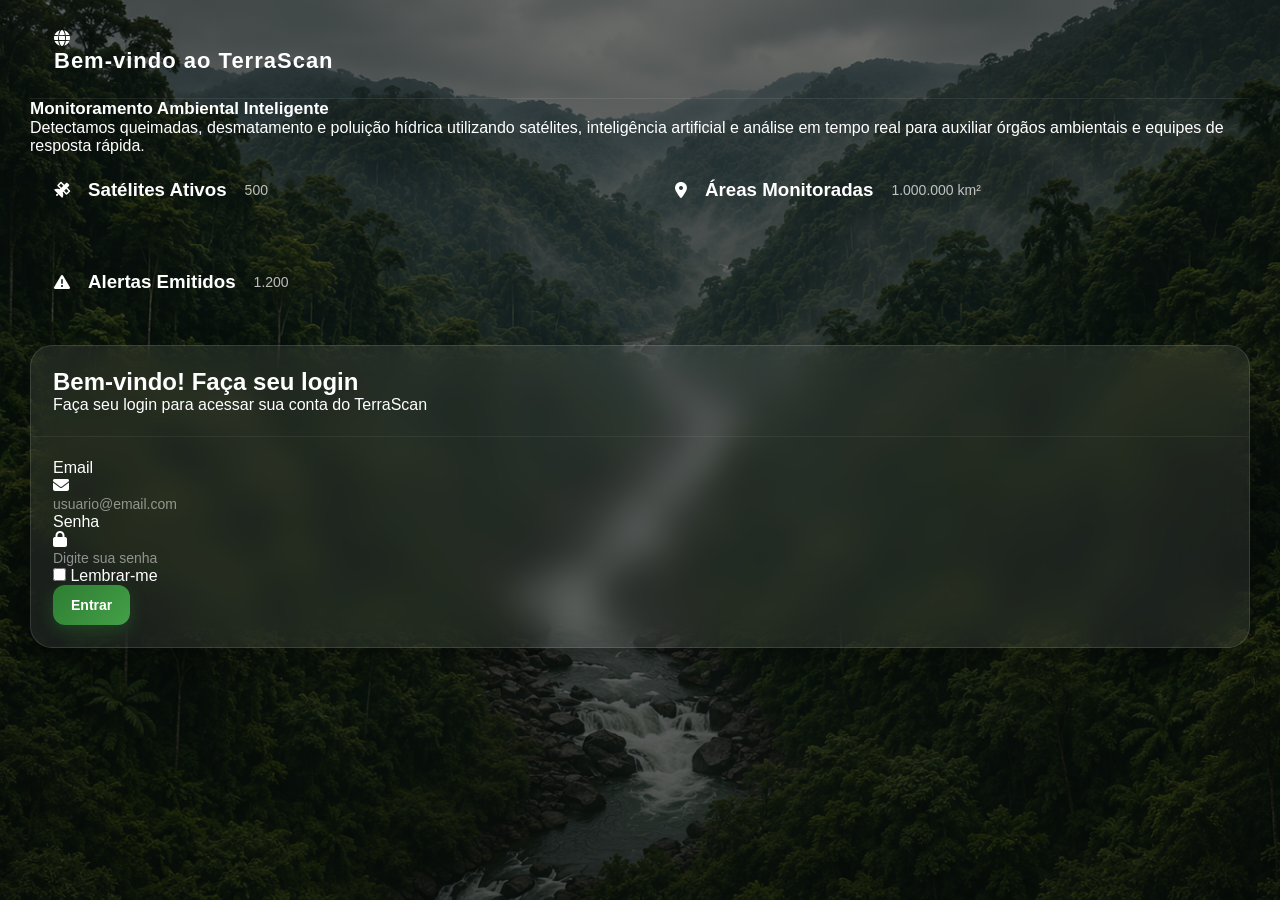
<file: index.html>
<!DOCTYPE html>
<html lang="pt-br">
<head>
    <meta charset="UTF-8">
    <meta name="viewport" content="width=device-width, initial-scale=1.0">
    <title>TerraScan | Login</title>
    <link rel="stylesheet" href="css/style.css">
    <link rel="stylesheet" href="https://cdnjs.cloudflare.com/ajax/libs/font-awesome/6.5.2/css/all.min.css">
</head>
<body>
    <main class="page-container">
        <div class="page-content">
            <section class="hero-section" aria-labelledby="hero-title">
                <div class="hero-content">
                    <div class="logo-container">
                        <i class="fa-solid fa-globe" aria-hidden="true"></i>
                        <h2>Bem-vindo ao TerraScan</h2>
                    </div>

                    <h1 id="hero-title" class="section-title">Monitoramento Ambiental Inteligente</h1>
                    <p class="section-description">
                        Detectamos queimadas, desmatamento e poluição hídrica utilizando satélites,
                        inteligência artificial e análise em tempo real para auxiliar órgãos ambientais
                        e equipes de resposta rápida.
                    </p>

                    <div class="stats-grid" aria-label="Indicadores do TerraScan">
                        <article class="stat-card">
                            <i class="fa-solid fa-satellite" aria-hidden="true"></i>
                            <h3>Satélites Ativos</h3>
                            <p>500</p>
                        </article>

                        <article class="stat-card">
                            <i class="fa-solid fa-location-dot" aria-hidden="true"></i>
                            <h3>Áreas Monitoradas</h3>
                            <p>1.000.000 km²</p>
                        </article>

                        <article class="stat-card">
                            <i class="fa-solid fa-triangle-exclamation" aria-hidden="true"></i>
                            <h3>Alertas Emitidos</h3>
                            <p>1.200</p>
                        </article>
                    </div>
                </div>
            </section>

            <aside class="card" aria-labelledby="login-title">
                <header class="card-header">
                    <h2 id="login-title">Bem-vindo! Faça seu login</h2>
                    <p>Faça seu login para acessar sua conta do TerraScan</p>
                </header>

                <div class="card-body">
                    <form class="form" onsubmit="window.location.href='pages/dashboard.html'; return false;">
                        <div class="form-group">
                            <label for="email">Email</label>
                            <div class="input-group">
                                <div class="input-container">
                                    <i class="fa-solid fa-envelope" aria-hidden="true"></i>
                                    <input class="form-input" type="email" id="email" name="email" placeholder="usuario@email.com" >
                                </div>
                            </div>
                        </div>

                        <div class="form-group">
                            <label for="password">Senha</label>
                            <div class="input-group">
                                <div class="input-container">
                                    <i class="fa-solid fa-lock" aria-hidden="true"></i>
                                    <input class="form-input" type="password" id="password" name="password" placeholder="Digite sua senha" >
                                </div>
                            </div>
                        </div>

                        <div class="form-group">
                            <label>
                                <input type="checkbox" name="remember">
                                Lembrar-me
                            </label>
                        </div>

                        <button type="submit" class="button button-primary">Entrar</button>
                    </form>
                </div>

                <footer class="card-footer"></footer>
            </aside>
        </div>
    </main>
</body>
</html>
</file>
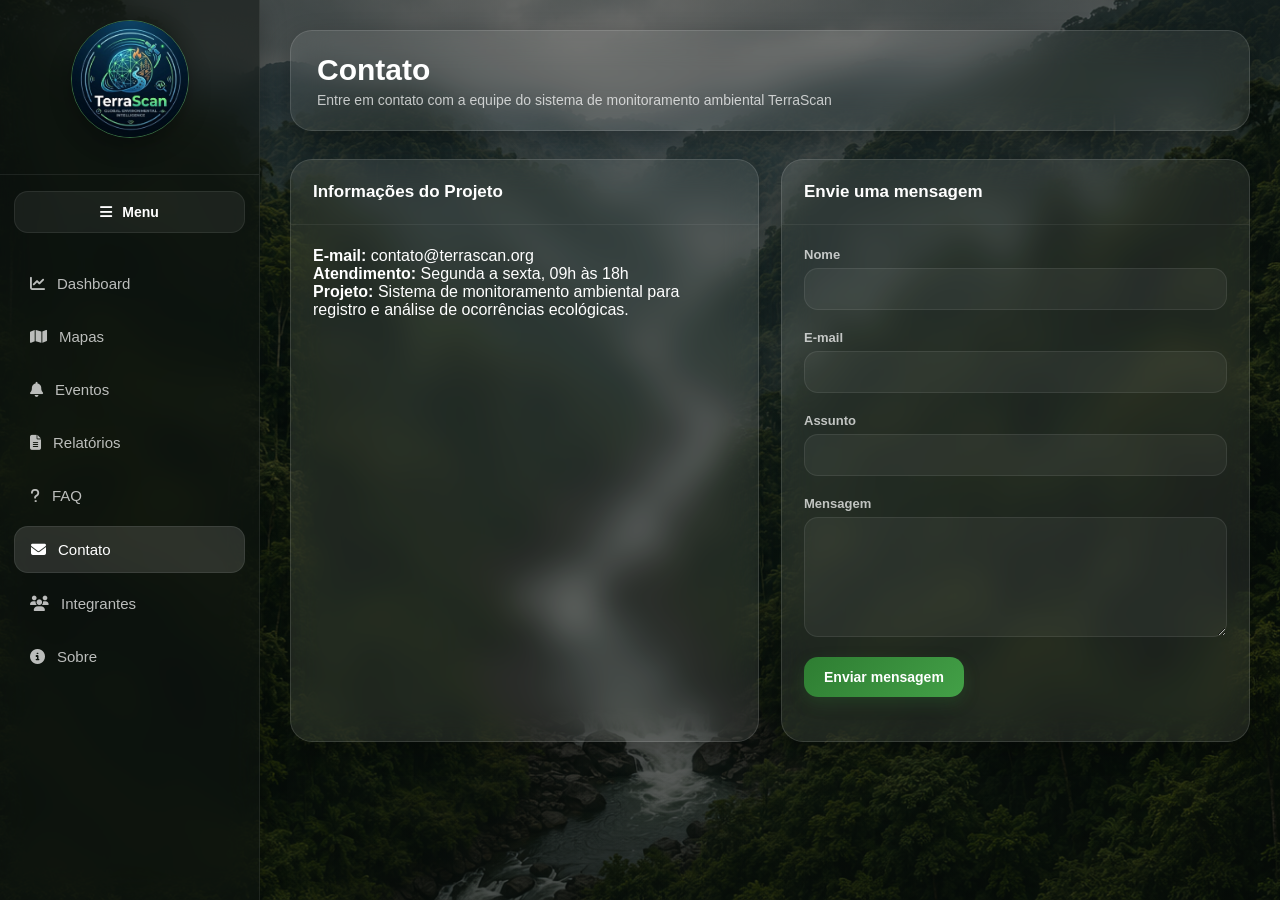
<file: pages/contatos.html>
<!DOCTYPE html>
<html lang="pt-BR">
<head>
    <meta charset="UTF-8">
    <meta name="viewport" content="width=device-width, initial-scale=1.0">
    <title>TerraScan | Contato</title>

    <link rel="stylesheet" href="../css/style.css">
    <link rel="stylesheet" href="../css/contato.css">
    <link rel="stylesheet" href="https://cdnjs.cloudflare.com/ajax/libs/font-awesome/6.6.0/css/all.min.css">
</head>

<body>

<div class="page-container">

    <aside class="sidebar" aria-label="Menu principal">

        <div class="logo-container">
            <img class="sidebar-logo" src="../images/terrascan-logo.jpeg" alt="TerraScan" data-logo-image>
            <i class="fa-solid fa-globe"></i>
            <h2>Terra<span>Scan</span></h2>
        </div>

        <button class="sidebar-toggle" type="button" aria-label="Abrir ou fechar menu" aria-expanded="true">
            <i class="fa-solid fa-bars" aria-hidden="true"></i>
            <span>Menu</span>
        </button>

        <nav class="sidebar-menu">
            <ul>
                <li><a href="dashboard.html"><i class="fa-solid fa-chart-line"></i> Dashboard</a></li>
                <li><a href="map.html"><i class="fa-solid fa-map"></i> Mapas</a></li>
                <li><a href="events.html"><i class="fa-solid fa-bell"></i> Eventos</a></li>
                <li><a href="reports.html"><i class="fa-solid fa-file-alt"></i> Relatórios</a></li>
                <li><a href="faq.html"><i class="fa-solid fa-question"></i> FAQ</a></li>

                <li><a href="contatos.html" aria-current="page">
                    <i class="fa-solid fa-envelope"></i> Contato
                </a></li>

                <li><a href="integrantes.html"><i class="fa-solid fa-users"></i> Integrantes</a></li>
                <li><a href="sobre.html"><i class="fa-solid fa-info-circle"></i> Sobre</a></li>
            </ul>
        </nav>
    </aside>

    <main class="page-content">

        <header class="page-header">

            <div class="page-info">
                <h1 class="page-title">Contato</h1>
                <p class="page-subtitle">
                    Entre em contato com a equipe do sistema de monitoramento ambiental TerraScan
                </p>
            </div>

        </header>

        <section class="grid grid-2">

            <article class="card">
                <header class="card-header">
                    <h2 class="section-title">Informações do Projeto</h2>
                </header>

                <div class="card-body">
                    <p><strong>E-mail:</strong> contato@terrascan.org</p>
                    <p><strong>Atendimento:</strong> Segunda a sexta, 09h às 18h</p>
                    <p><strong>Projeto:</strong> Sistema de monitoramento ambiental para registro e análise de ocorrências ecológicas.</p>
                </div>
            </article>

            <article class="card">
                <header class="card-header">
                    <h2 class="section-title">Envie uma mensagem</h2>
                </header>

                <div class="card-body">
                    <form id="formContato" onsubmit="validarFormulario(event)">
                        <div class="form-group">
                            <label>Nome</label>
                            <input type="text" id="nome" class="form-input">
                            <small id="erroNome"></small>
                        </div>
                        <div class="form-group">
                            <label>E-mail</label>
                            <input type="email" id="email" class="form-input">
                            <small id="erroEmail"></small>
                        </div>
                        <div class="form-group">
                            <label>Assunto</label>
                            <input type="text" id="assunto" class="form-input">
                            <small id="erroAssunto"></small>
                        </div>
                        <div class="form-group">
                            <label>Mensagem</label>
                            <textarea id="mensagem" class="form-input" rows="5"></textarea>
                            <small id="erroMensagem"></small>
                        </div>
                        <button type="submit" class="button button-primary">
                            Enviar mensagem
                        </button>
                        <p id="mensagemSucesso"></p>
                    </form>
                </div>
            </article>
        </section>
    </main>
</div>

<script src="../js/script.js"></script>
<script src="../js/contato.js"></script>

</body>
</html>
</file>
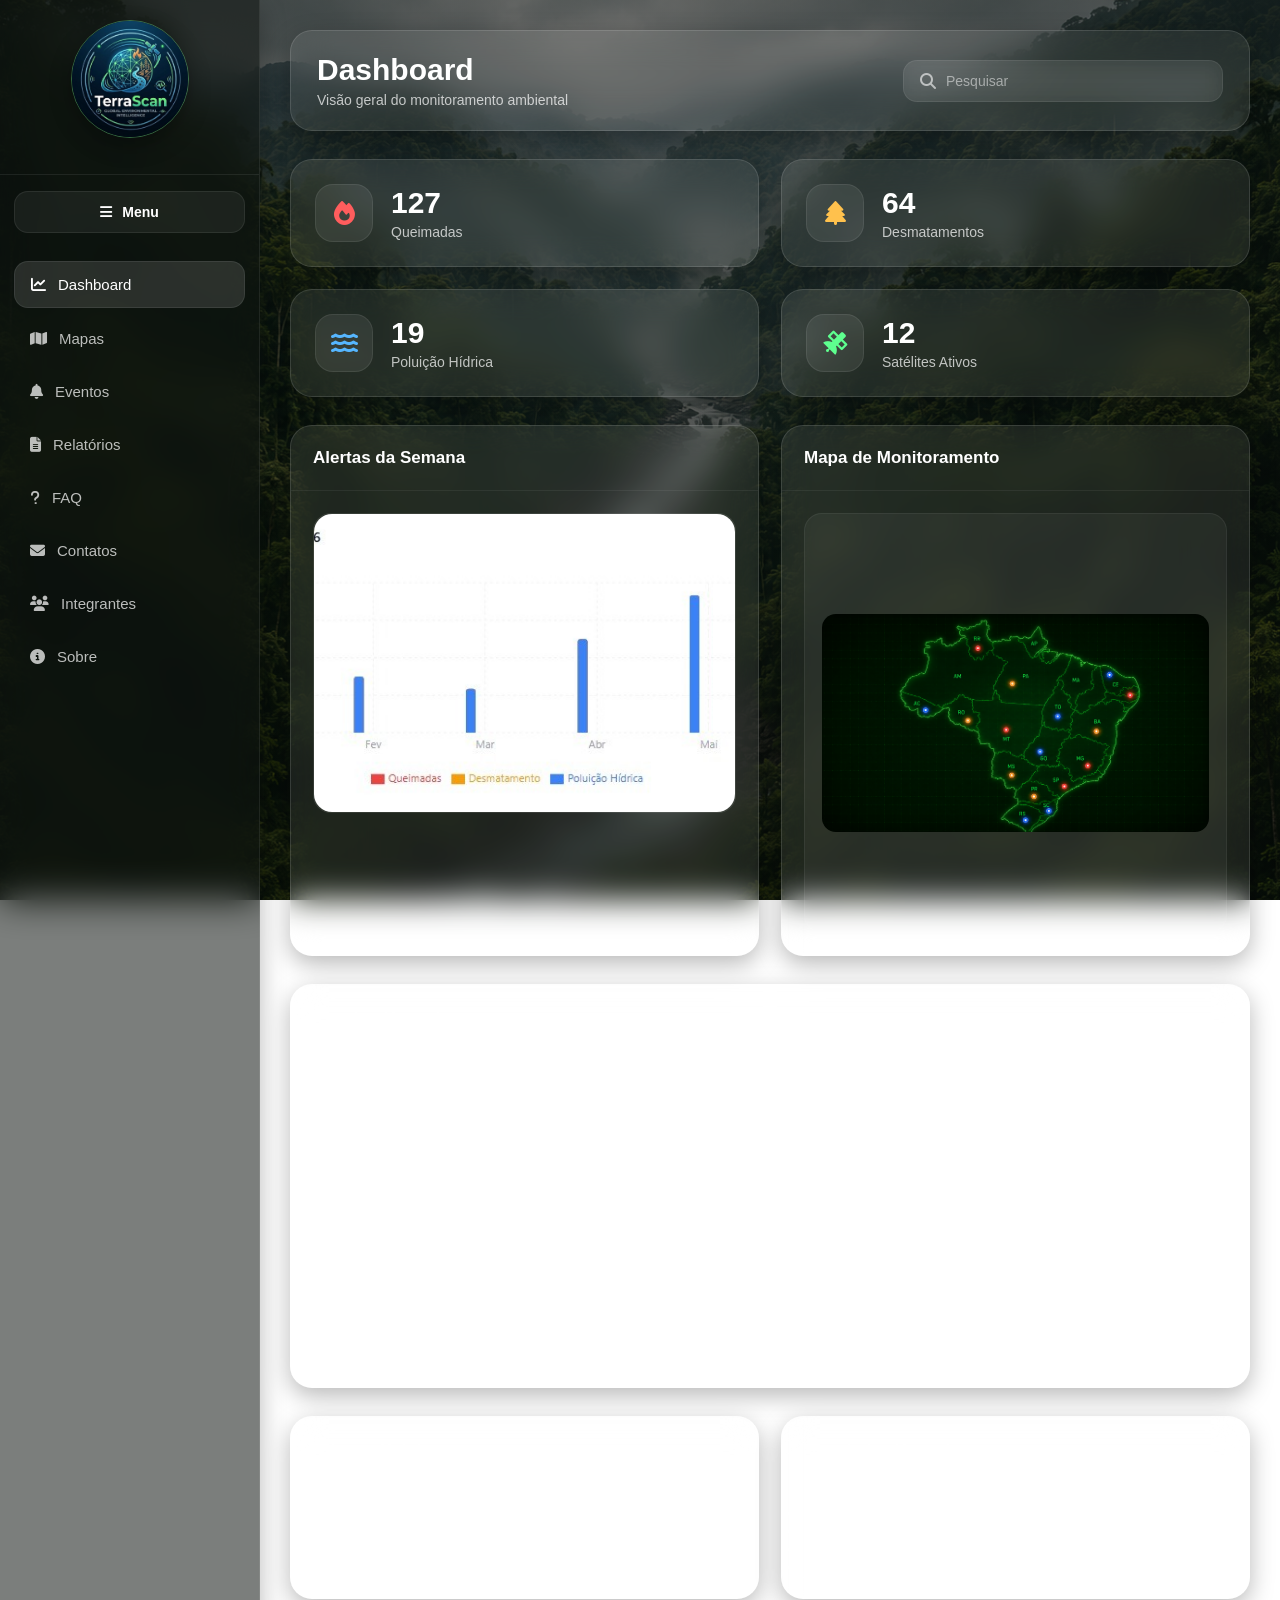
<file: pages/dashboard.html>
<!DOCTYPE html>
<html lang="pt-BR">
<head>
    <meta charset="UTF-8">
    <meta name="viewport" content="width=device-width, initial-scale=1.0">
    <title>TerraScan | Dashboard</title>
    <link rel="stylesheet" href="../css/style.css">
    <link rel="stylesheet" href="https://cdnjs.cloudflare.com/ajax/libs/font-awesome/6.6.0/css/all.min.css">
</head>
<body>
    <div class="page-container">
        <aside class="sidebar" aria-label="Menu principal">
            <div class="logo-container">
                <img class="sidebar-logo" src="../images/terrascan-logo.jpeg" alt="TerraScan" data-logo-image>
                <i class="fa-solid fa-globe" aria-hidden="true"></i>
                <h2>TerraScan</h2>
            </div>

            <button class="sidebar-toggle" type="button" aria-label="Abrir ou fechar menu" aria-expanded="true">
                <i class="fa-solid fa-bars" aria-hidden="true"></i>
                <span>Menu</span>
            </button>

            <nav class="sidebar-menu">
                <ul>
                    <li>
                        <a href="dashboard.html" aria-current="page">
                            <i class="fa-solid fa-chart-line" aria-hidden="true"></i>
                            Dashboard
                        </a>
                    </li>
                    <li>
                        <a href="map.html">
                            <i class="fa-solid fa-map" aria-hidden="true"></i>
                            Mapas
                        </a>
                    </li>
                    <li>
                        <a href="events.html">
                            <i class="fa-solid fa-bell" aria-hidden="true"></i>
                            Eventos
                        </a>
                    </li>
                    <li>
                        <a href="reports.html">
                            <i class="fa-solid fa-file-alt" aria-hidden="true"></i>
                            Relatórios
                        </a>
                    </li>
                    <li>
                        <a href="faq.html">
                            <i class="fa-solid fa-question" aria-hidden="true"></i>
                            FAQ
                        </a>
                    </li>
                    <li>
                        <a href="contatos.html">
                            <i class="fa-solid fa-envelope" aria-hidden="true"></i>
                            Contatos
                        </a>
                    </li>
                    <li>
                        <a href="integrantes.html">
                            <i class="fa-solid fa-users" aria-hidden="true"></i>
                            Integrantes
                        </a>
                    </li>
                    <li>
                        <a href="sobre.html">
                            <i class="fa-solid fa-info-circle" aria-hidden="true"></i>
                            Sobre
                        </a>
                    </li>
                </ul>
            </nav>
        </aside>

        <main class="page-content">
            <header class="page-header">
                <div class="page-info">
                    <h1 class="page-title">Dashboard</h1>
                    <p class="page-subtitle">Visão geral do monitoramento ambiental</p>
                </div>

                <div class="header-actions">
                    <label class="search-box">
                        <i class="fa-solid fa-magnifying-glass" aria-hidden="true"></i>
                        <span class="sr-only">Pesquisar</span>
                        <input class="form-input" type="search" placeholder="Pesquisar">
                    </label>
                </div>
            </header>

            <section class="stats-grid" aria-label="Resumo de alertas ambientais">
                <article class="card stat-card">
                    <div class="icon-box">
                        <i class="fa-solid fa-fire" aria-hidden="true"></i>
                    </div>
                    <div>
                        <h2>127</h2>
                        <p>Queimadas</p>
                    </div>
                </article>

                <article class="card stat-card">
                    <div class="icon-box">
                        <i class="fa-solid fa-tree" aria-hidden="true"></i>
                    </div>
                    <div>
                        <h2>64</h2>
                        <p>Desmatamentos</p>
                    </div>
                </article>

                <article class="card stat-card">
                    <div class="icon-box">
                        <i class="fa-solid fa-water" aria-hidden="true"></i>
                    </div>
                    <div>
                        <h2>19</h2>
                        <p>Poluição Hídrica</p>
                    </div>
                </article>

                <article class="card stat-card">
                    <div class="icon-box">
                        <i class="fa-solid fa-satellite" aria-hidden="true"></i>
                    </div>
                    <div>
                        <h2>12</h2>
                        <p>Satélites Ativos</p>
                    </div>
                </article>
            </section>

            <section class="grid grid-2" aria-label="Gráficos e mapa">
                <article class="card">
                    <header class="card-header">
                        <h2 class="section-title">Alertas da Semana</h2>
                    </header>
                    <div class="card-body">
                        <div class="chart-placeholder">
                            <img class="chart-image" src="../images/imagem-grafico.jpeg" alt="Gráfico de alertas da semana">
                        </div>
                    </div>
                </article>

                <article class="card">
                    <header class="card-header">
                        <h2 class="section-title">Mapa de Monitoramento</h2>
                    </header>
                    <div class="card-body">
                        <div class="map-placeholder">
                            <img class="dashboard-map-image" src="../images/foto-mapa.png" alt="Mapa de monitoramento ambiental">
                        </div>
                    </div>
                </article>
            </section>

            <section class="card" aria-labelledby="recent-events-title">
                <header class="card-header">
                    <h2 id="recent-events-title" class="section-title">Eventos Recentes</h2>
                </header>
                <div class="card-body">
                    <table class="table">
                        <thead>
                            <tr>
                                <th scope="col">ID</th>
                                <th scope="col">Evento</th>
                                <th scope="col">Localização</th>
                                <th scope="col">Status</th>
                                <th scope="col">Horário</th>
                            </tr>
                        </thead>
                        <tbody>
                            <tr>
                                <td>#001</td>
                                <td>Queimada</td>
                                <td>Amazonas</td>
                                <td>Crítico</td>
                                <td>10:42</td>
                            </tr>
                            <tr>
                                <td>#002</td>
                                <td>Desmatamento</td>
                                <td>Pará</td>
                                <td>Médio</td>
                                <td>09:12</td>
                            </tr>
                            <tr>
                                <td>#003</td>
                                <td>Poluição Hídrica</td>
                                <td>Pantanal</td>
                                <td>Baixo</td>
                                <td>08:27</td>
                            </tr>
                            <tr>
                                <td>#004</td>
                                <td>Queimada</td>
                                <td>Mato Grosso</td>
                                <td>Alto</td>
                                <td>07:44</td>
                            </tr>
                            <tr>
                                <td>#005</td>
                                <td>Desmatamento</td>
                                <td>Rondônia</td>
                                <td>Médio</td>
                                <td>06:53</td>
                            </tr>
                        </tbody>
                    </table>
                </div>
            </section>

            <section class="grid grid-2" aria-label="Relatórios e atividades recentes">
                <article class="card">
                    <header class="card-header">
                        <h2 class="section-title">Últimos Relatórios</h2>
                    </header>
                    <div class="card-body">
                        <ul class="report-list">
                            <li>Relatório Amazônia.pdf</li>
                            <li>Relatório Cerrado.pdf</li>
                            <li>Relatório Pantanal.pdf</li>
                        </ul>
                    </div>
                </article>

                <article class="card">
                    <header class="card-header">
                        <h2 class="section-title">Atividades Recentes</h2>
                    </header>
                    <div class="card-body">
                        <ul class="activity-list">
                            <li>Novo alerta emitido.</li>
                            <li>Relatório atualizado.</li>
                            <li>Satélite sincronizado.</li>
                            <li>Nova região adicionada.</li>
                        </ul>
                    </div>
                </article>
            </section>
        </main>
    </div>
    <script src="../js/script.js"></script>
     <script src="../js/dashboard.js"></script>
</body>
</html>
</file>
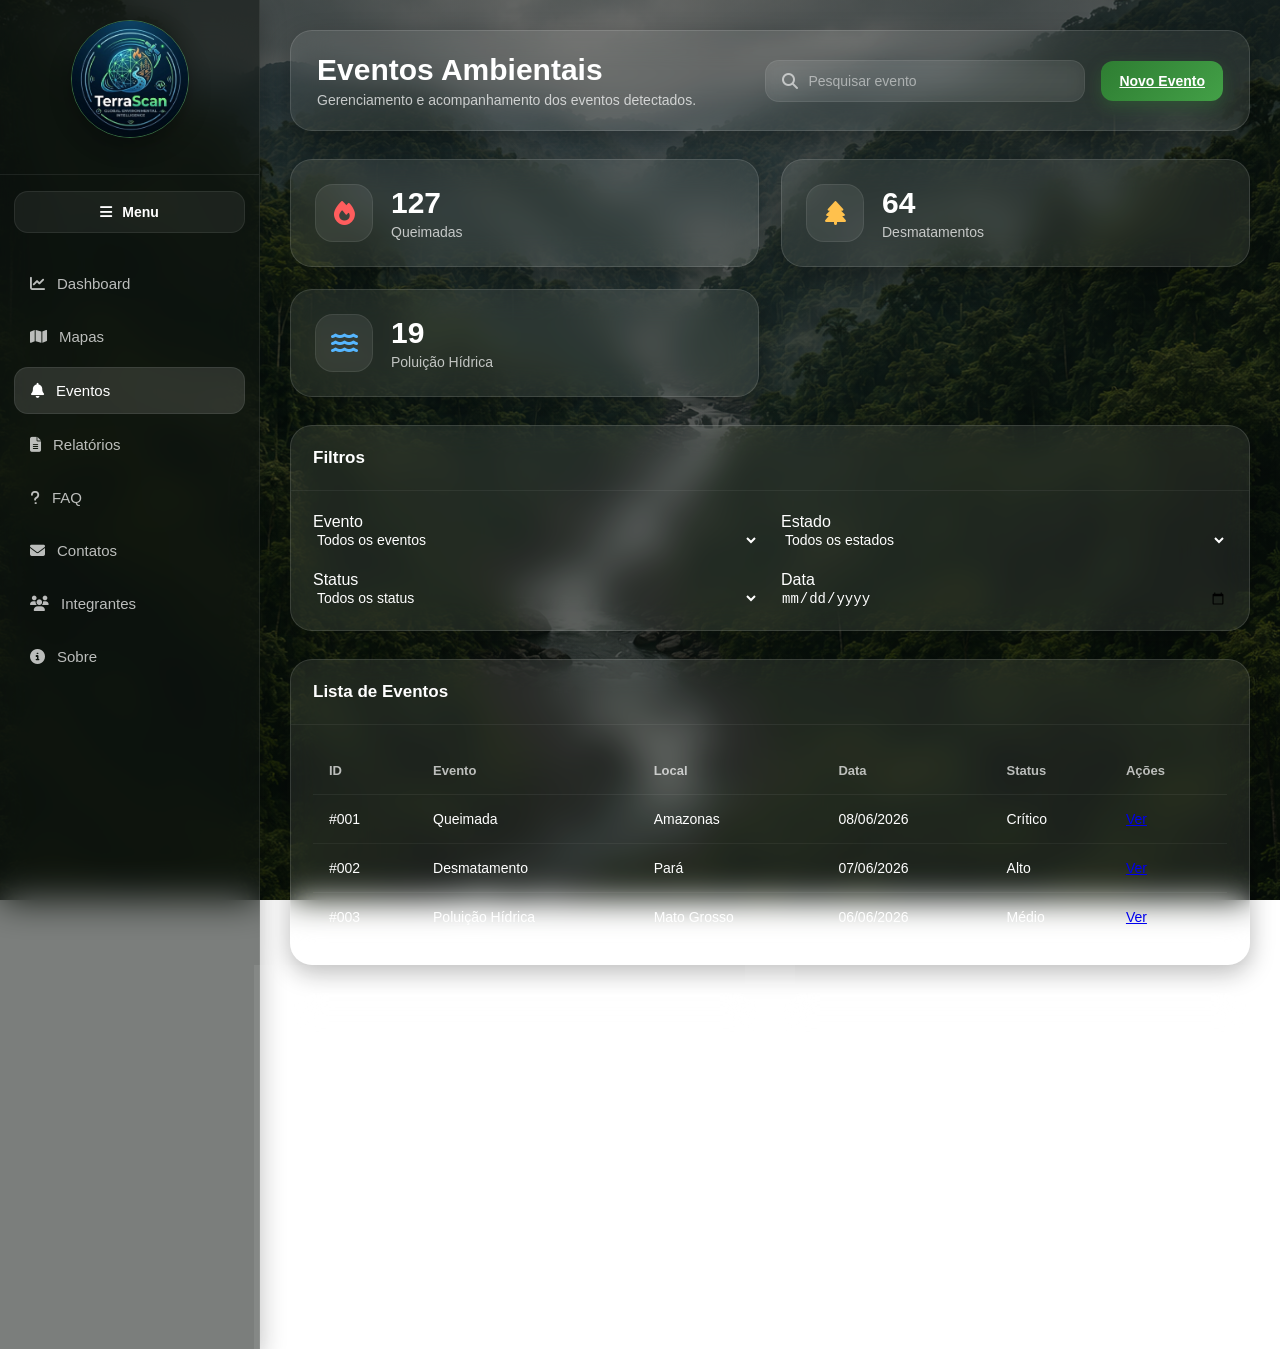
<file: pages/events.html>
<!DOCTYPE html>
<html lang="pt-BR">
<head>
    <meta charset="UTF-8">
    <meta name="viewport" content="width=device-width, initial-scale=1.0">
    <title>TerraScan | Eventos</title>
    <link rel="stylesheet" href="../css/style.css">
    <link rel="stylesheet" href="https://cdnjs.cloudflare.com/ajax/libs/font-awesome/6.7.0/css/all.min.css">
</head>

<body>
    <div class="page-container">
        <aside class="sidebar" aria-label="Menu principal">
            <div class="logo-container">
                <img class="sidebar-logo" src="../images/terrascan-logo.jpeg" alt="TerraScan" data-logo-image>
                <i class="fa-solid fa-globe" aria-hidden="true"></i>
                <h2>TerraScan</h2>
            </div>

            <button class="sidebar-toggle" type="button" aria-label="Abrir ou fechar menu" aria-expanded="true">
                <i class="fa-solid fa-bars" aria-hidden="true"></i>
                <span>Menu</span>
            </button>

            <nav class="sidebar-menu">
                <ul>
                    <li>
                        <a href="dashboard.html">
                            <i class="fa-solid fa-chart-line" aria-hidden="true"></i>
                            Dashboard
                        </a>
                    </li>
                    <li>
                        <a href="map.html">
                            <i class="fa-solid fa-map" aria-hidden="true"></i>
                            Mapas
                        </a>
                    </li>
                    <li>
                        <a href="events.html" aria-current="page">
                            <i class="fa-solid fa-bell" aria-hidden="true"></i>
                            Eventos
                        </a>
                    </li>
                    <li>
                        <a href="reports.html">
                            <i class="fa-solid fa-file-alt" aria-hidden="true"></i>
                            Relatórios
                        </a>
                    </li>
                    <li>
                        <a href="faq.html">
                            <i class="fa-solid fa-question" aria-hidden="true"></i>
                            FAQ
                        </a>
                    </li>
                    <li>
                        <a href="contatos.html">
                            <i class="fa-solid fa-envelope" aria-hidden="true"></i>
                            Contatos
                        </a>
                    </li>
                    <li>
                        <a href="integrantes.html">
                            <i class="fa-solid fa-users" aria-hidden="true"></i>
                            Integrantes
                        </a>
                    </li>
                    <li>
                        <a href="sobre.html">
                            <i class="fa-solid fa-info-circle" aria-hidden="true"></i>
                            Sobre
                        </a>
                    </li>
                </ul>
            </nav>
        </aside>

        <main class="page-content">
            <header class="page-header">
                <div class="page-info">
                    <h1 class="page-title">Eventos Ambientais</h1>
                    <p class="page-subtitle">Gerenciamento e acompanhamento dos eventos detectados.</p>
                </div>

                <div class="header-actions">
                    <label class="search-box">
                        <i class="fa-solid fa-magnifying-glass" aria-hidden="true"></i>
                        <span class="sr-only">Pesquisar evento</span>
                        <input class="form-input" type="search" placeholder="Pesquisar evento">
                    </label>
                    <a href="#" class="button button-primary">Novo Evento</a>
                </div>
            </header>

            <section class="stats-grid" aria-label="Resumo de eventos">
                <article class="card stat-card">
                    <div class="icon-box">
                        <i class="fa-solid fa-fire" aria-hidden="true"></i>
                    </div>
                    <div>
                        <h2>127</h2>
                        <p>Queimadas</p>
                    </div>
                </article>

                <article class="card stat-card">
                    <div class="icon-box">
                        <i class="fa-solid fa-tree" aria-hidden="true"></i>
                    </div>
                    <div>
                        <h2>64</h2>
                        <p>Desmatamentos</p>
                    </div>
                </article>

                <article class="card stat-card">
                    <div class="icon-box">
                        <i class="fa-solid fa-water" aria-hidden="true"></i>
                    </div>
                    <div>
                        <h2>19</h2>
                        <p>Poluição Hídrica</p>
                    </div>
                </article>
            </section>

            <section class="card" aria-labelledby="filters-title">
                <header class="card-header">
                    <h2 id="filters-title" class="section-title">Filtros</h2>
                </header>
                <div class="card-body">
                    <form class="form grid grid-4">
                        <div class="form-group">
                            <label for="event-filter">Evento</label>
                            <select class="form-input" id="event-filter" name="event">
                                <option value="">Todos os eventos</option>
                                <option value="queimada">Queimada</option>
                                <option value="desmatamento">Desmatamento</option>
                                <option value="poluicao-hidrica">Poluição Hídrica</option>
                            </select>
                        </div>

                        <div class="form-group">
                            <label for="state-filter">Estado</label>
                            <select class="form-input" id="state-filter" name="state">
                                <option value="">Todos os estados</option>
                                <option value="amazonas">Amazonas</option>
                                <option value="para">Pará</option>
                                <option value="mato-grosso">Mato Grosso</option>
                                <option value="rondonia">Rondônia</option>
                            </select>
                        </div>

                        <div class="form-group">
                            <label for="status-filter">Status</label>
                            <select class="form-input" id="status-filter" name="status">
                                <option value="">Todos os status</option>
                                <option value="critico">Crítico</option>
                                <option value="alto">Alto</option>
                                <option value="medio">Médio</option>
                                <option value="baixo">Baixo</option>
                            </select>
                        </div>

                        <div class="form-group">
                            <label for="date-filter">Data</label>
                            <input class="form-input" type="date" id="date-filter" name="date">
                        </div>
                    </form>
                </div>
            </section>

            <section class="card" aria-labelledby="events-list-title">
                <header class="card-header">
                    <h2 id="events-list-title" class="section-title">Lista de Eventos</h2>
                </header>
                <div class="card-body">
                    <table class="table">
                        <thead>
                            <tr>
                                <th scope="col">ID</th>
                                <th scope="col">Evento</th>
                                <th scope="col">Local</th>
                                <th scope="col">Data</th>
                                <th scope="col">Status</th>
                                <th scope="col">Ações</th>
                            </tr>
                        </thead>
                        <tbody>
                            <tr>
                                <td>#001</td>
                                <td>Queimada</td>
                                <td>Amazonas</td>
                                <td>08/06/2026</td>
                                <td>Crítico</td>
                                <td><a href="#" class="table-link">Ver</a></td>
                            </tr>
                            <tr>
                                <td>#002</td>
                                <td>Desmatamento</td>
                                <td>Pará</td>
                                <td>07/06/2026</td>
                                <td>Alto</td>
                                <td><a href="#" class="table-link">Ver</a></td>
                            </tr>
                            <tr>
                                <td>#003</td>
                                <td>Poluição Hídrica</td>
                                <td>Mato Grosso</td>
                                <td>06/06/2026</td>
                                <td>Médio</td>
                                <td><a href="#" class="table-link">Ver</a></td>
                            </tr>
                        </tbody>
                    </table>
                </div>
            </section>

            <section class="grid grid-2" aria-label="Detalhes e histórico do evento">
                <article class="card">
                    <header class="card-header">
                        <h2 class="section-title">Detalhes do Evento</h2>
                    </header>
                    <div class="card-body">
                        <p>Selecione um evento na lista para ver os detalhes.</p>
                        <dl class="details-list">
                            <dt>ID</dt>
                            <dd>#001</dd>
                            <dt>Evento</dt>
                            <dd>Queimada</dd>
                            <dt>Local</dt>
                            <dd>Amazonas</dd>
                            <dt>Gravidade</dt>
                            <dd>Crítico</dd>
                            <dt>Descrição</dt>
                            <dd>Foco de queimada detectado próximo a uma área de reserva florestal.</dd>
                        </dl>
                    </div>
                </article>

                <article class="card">
                    <header class="card-header">
                        <h2 class="section-title">Histórico</h2>
                    </header>
                    <div class="card-body">
                        <ul class="history-list">
                            <li>08/06/2026 10:42 - Evento registrado</li>
                            <li>08/06/2026 11:15 - Equipe notificada</li>
                            <li>08/06/2026 12:30 - Imagens de satélite analisadas</li>
                        </ul>
                    </div>
                </article>
            </section>
        </main>
    </div>

    <script src="../js/script.js"></script>
    <script src="../js/events.js"></script>
</body>
</html>
</file>
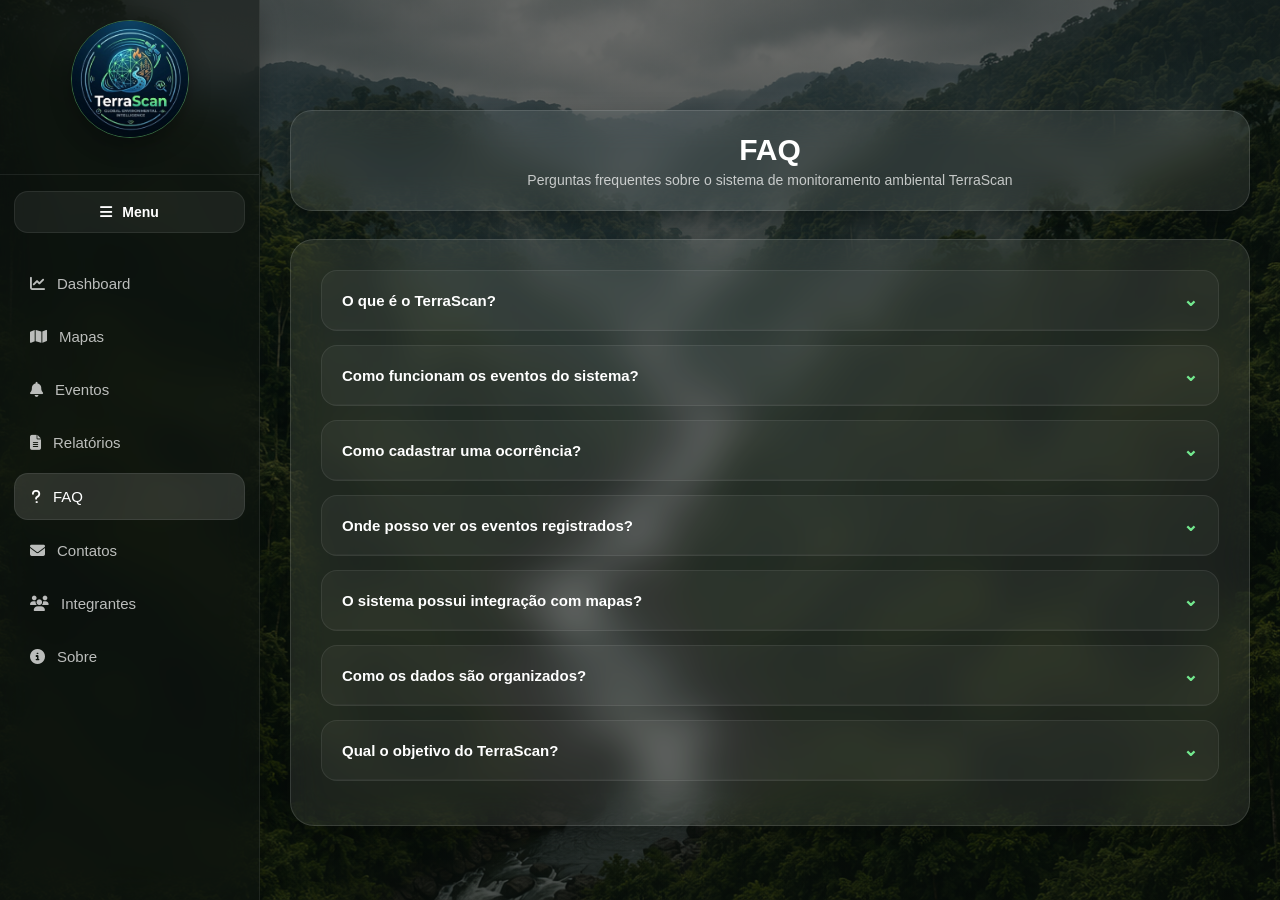
<file: pages/faq.html>
<!DOCTYPE html>
<html lang="pt-BR">
<head>
    <meta charset="UTF-8">
    <meta name="viewport" content="width=device-width, initial-scale=1.0">
    <title>TerraScan | FAQ</title>

    <link rel="stylesheet" href="../css/style.css">
    <link rel="stylesheet" href="../css/faq.css">
    <link rel="stylesheet" href="https://cdnjs.cloudflare.com/ajax/libs/font-awesome/6.6.0/css/all.min.css">
</head>

<body>

<div class="page-container">

    <aside class="sidebar" aria-label="Menu principal">

        <div class="logo-container">
            <img class="sidebar-logo" src="../images/terrascan-logo.jpeg" alt="TerraScan" data-logo-image>
            <i class="fa-solid fa-globe"></i>
            <h2>Terra<span>Scan</span></h2>
        </div>

        <button class="sidebar-toggle" type="button" aria-label="Abrir ou fechar menu" aria-expanded="true">
            <i class="fa-solid fa-bars" aria-hidden="true"></i>
            <span>Menu</span>
        </button>

        <nav class="sidebar-menu">
            <ul>
                <li><a href="dashboard.html"><i class="fa-solid fa-chart-line"></i> Dashboard</a></li>
                <li><a href="map.html"><i class="fa-solid fa-map"></i> Mapas</a></li>
                <li><a href="events.html"><i class="fa-solid fa-bell"></i> Eventos</a></li>
                <li><a href="reports.html"><i class="fa-solid fa-file-alt"></i> Relatórios</a></li>

                <li><a href="faq.html" aria-current="page">
                    <i class="fa-solid fa-question"></i> FAQ
                </a></li>

                <li><a href="contatos.html"><i class="fa-solid fa-envelope"></i> Contatos</a></li>
                <li><a href="integrantes.html"><i class="fa-solid fa-users"></i> Integrantes</a></li>
                <li><a href="sobre.html"><i class="fa-solid fa-info-circle"></i> Sobre</a></li>
            </ul>
        </nav>
    </aside>

    <main class="page-content">

        <header class="page-header">

            <div class="page-info">
                <h1 class="page-title">FAQ</h1>
                <p class="page-subtitle">
                    Perguntas frequentes sobre o sistema de monitoramento ambiental TerraScan
                </p>
            </div>

        </header>

        <section class="faq-container">

            <article class="faq-item">
                <button class="faq-question">O que é o TerraScan?</button>
                <div class="faq-answer">
                    <p>
                        Sistema de monitoramento ambiental que registra e organiza ocorrências como desmatamento,
                        queimadas, poluição e outros impactos ambientais em tempo real.
                    </p>
                </div>
            </article>

            <article class="faq-item">
                <button class="faq-question">Como funcionam os eventos do sistema?</button>
                <div class="faq-answer">
                    <p>
                        Cada evento representa uma ocorrência ambiental registrada pelo usuário ou pelo sistema,
                        podendo ser classificado por nível de risco: baixo, médio, alto ou crítico.
                    </p>
                </div>
            </article>

            <article class="faq-item">
                <button class="faq-question">Como cadastrar uma ocorrência?</button>
                <div class="faq-answer">
                    <p>
                        O usuário informa tipo do evento, localização e descrição. Esses dados são armazenados
                        na estrutura do sistema Java para consulta e análise posterior.
                    </p>
                </div>
            </article>

            <article class="faq-item">
                <button class="faq-question">Onde posso ver os eventos registrados?</button>
                <div class="faq-answer">
                    <p>
                        Todos os eventos aparecem na aba “Eventos” e também podem ser consultados em relatórios
                        e no dashboard principal.
                    </p>
                </div>
            </article>

            <article class="faq-item">
                <button class="faq-question">O sistema possui integração com mapas?</button>
                <div class="faq-answer">
                    <p>
                        Sim. O TerraScan permite visualização de ocorrências em mapas para facilitar a análise
                        de áreas críticas e regiões afetadas.
                    </p>
                </div>
            </article>

            <article class="faq-item">
                <button class="faq-question">Como os dados são organizados?</button>
                <div class="faq-answer">
                    <p>
                        Os dados são estruturados por tipo de ocorrência, localização e nível de impacto,
                        permitindo filtragem e análise rápida.
                    </p>
                </div>
            </article>

            <article class="faq-item">
                <button class="faq-question">Qual o objetivo do TerraScan?</button>
                <div class="faq-answer">
                    <p>
                        Centralizar informações ambientais para apoiar decisões, monitorar impactos e
                        incentivar a conscientização ecológica.
                    </p>
                </div>
            </article>

        </section>

    </main>
</div>

<script src="../js/script.js"></script>
<script src="../js/faq.js"></script>

</body>
</html>
</file>
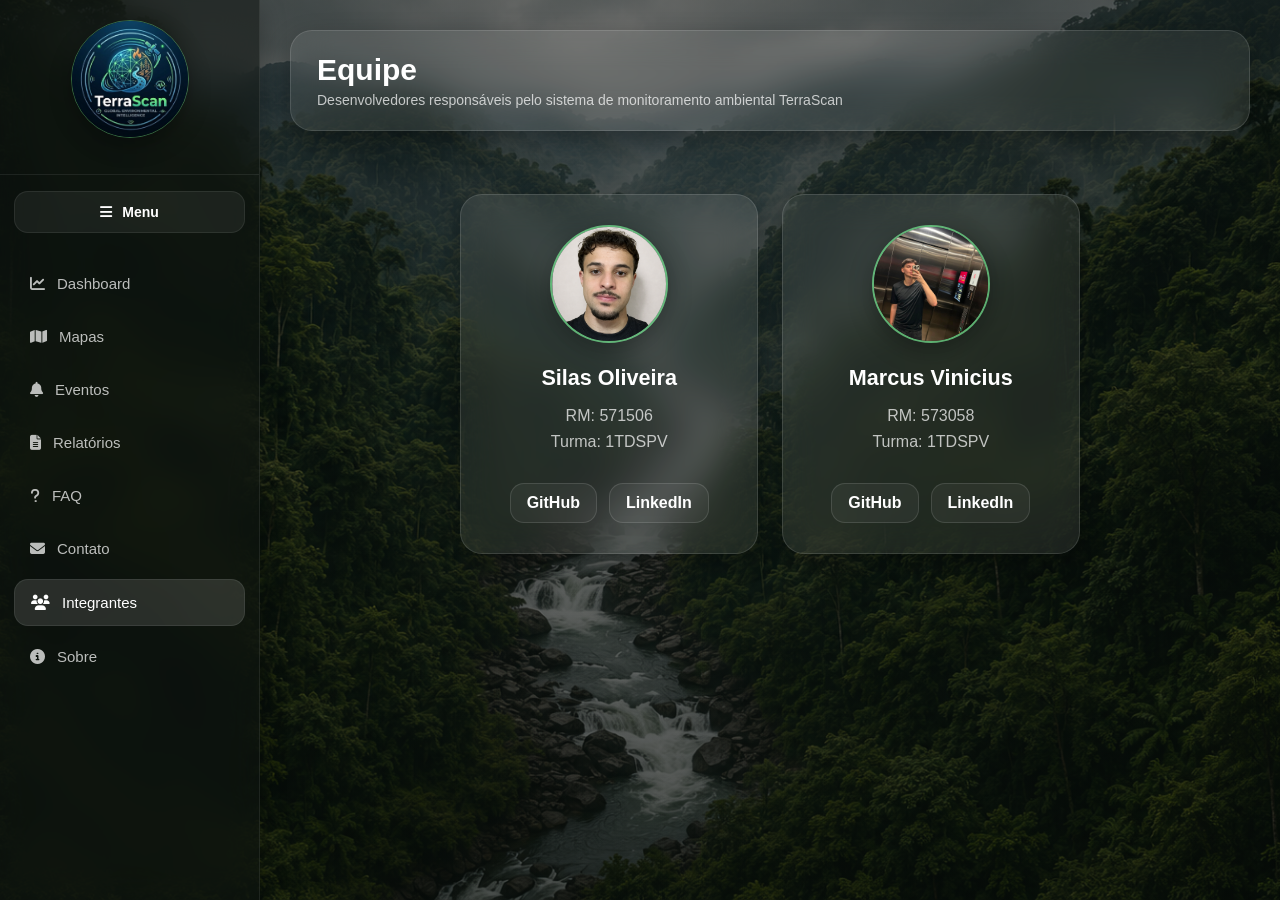
<file: pages/integrantes.html>
<!DOCTYPE html>
<html lang="pt-BR">
<head>
    <meta charset="UTF-8">
    <meta name="viewport" content="width=device-width, initial-scale=1.0">
    <title>TerraScan | Integrantes</title>

    <link rel="stylesheet" href="../css/style.css">
    <link rel="stylesheet" href="../css/integrantes.css">
    <link rel="stylesheet" href="https://cdnjs.cloudflare.com/ajax/libs/font-awesome/6.6.0/css/all.min.css">
</head>

<body>

<div class="page-container">

    <aside class="sidebar" aria-label="Menu principal">

        <div class="logo-container">
            <img class="sidebar-logo" src="../images/terrascan-logo.jpeg" alt="TerraScan" data-logo-image>
            <i class="fa-solid fa-globe"></i>
            <h2>Terra<span>Scan</span></h2>
        </div>

        <button class="sidebar-toggle" type="button" aria-label="Abrir ou fechar menu" aria-expanded="true">
            <i class="fa-solid fa-bars" aria-hidden="true"></i>
            <span>Menu</span>
        </button>

        <nav class="sidebar-menu">
            <ul>
                <li><a href="dashboard.html"><i class="fa-solid fa-chart-line"></i> Dashboard</a></li>
                <li><a href="map.html"><i class="fa-solid fa-map"></i> Mapas</a></li>
                <li><a href="events.html"><i class="fa-solid fa-bell"></i> Eventos</a></li>
                <li><a href="reports.html"><i class="fa-solid fa-file-alt"></i> Relatórios</a></li>
                <li><a href="faq.html"><i class="fa-solid fa-question"></i> FAQ</a></li>
                <li><a href="contatos.html"><i class="fa-solid fa-envelope"></i> Contato</a></li>

                <li><a href="integrantes.html" aria-current="page">
                    <i class="fa-solid fa-users"></i> Integrantes
                </a></li>

                <li><a href="sobre.html"><i class="fa-solid fa-info-circle"></i> Sobre</a></li>
            </ul>
        </nav>
    </aside>

    <main class="page-content">

        <header class="page-header">

            <div class="page-info">
                <h1 class="page-title">Equipe</h1>
                <p class="page-subtitle">
                    Desenvolvedores responsáveis pelo sistema de monitoramento ambiental TerraScan
                </p>
            </div>

        </header>

        <section class="integrantes-main">

            <article class="integrante-item">
                <div>
                    <img src="../images/Silas.png" alt="Silas Oliveira">

                    <h2>Silas Oliveira</h2>
                    <p>RM: 571506</p>
                    <p>Turma: 1TDSPV</p>
                    

                    <div class="integrante-links">
                        <a href="https://github.com/SilasAngare1" target="_blank">GitHub</a>
                        <a href="https://www.linkedin.com/" target="_blank">LinkedIn</a>
                    </div>
                </div>
            </article>

            <article class="integrante-item">
                <div>
                    <img src="../images/Marcus.png" alt="Marcus Vinicius">

                    <h2>Marcus Vinicius</h2>
                    <p>RM: 573058</p>
                    <p>Turma: 1TDSPV</p>

                    <div class="integrante-links">
                        <a href="https://github.com/Costa-Marcus" target="_blank">GitHub</a>
                        <a href="https://www.linkedin.com/" target="_blank">LinkedIn</a>
                    </div>
                </div>
            </article>

        </section>

    </main>
</div>

<script src="../js/script.js"></script>
</body>
</html>
</file>
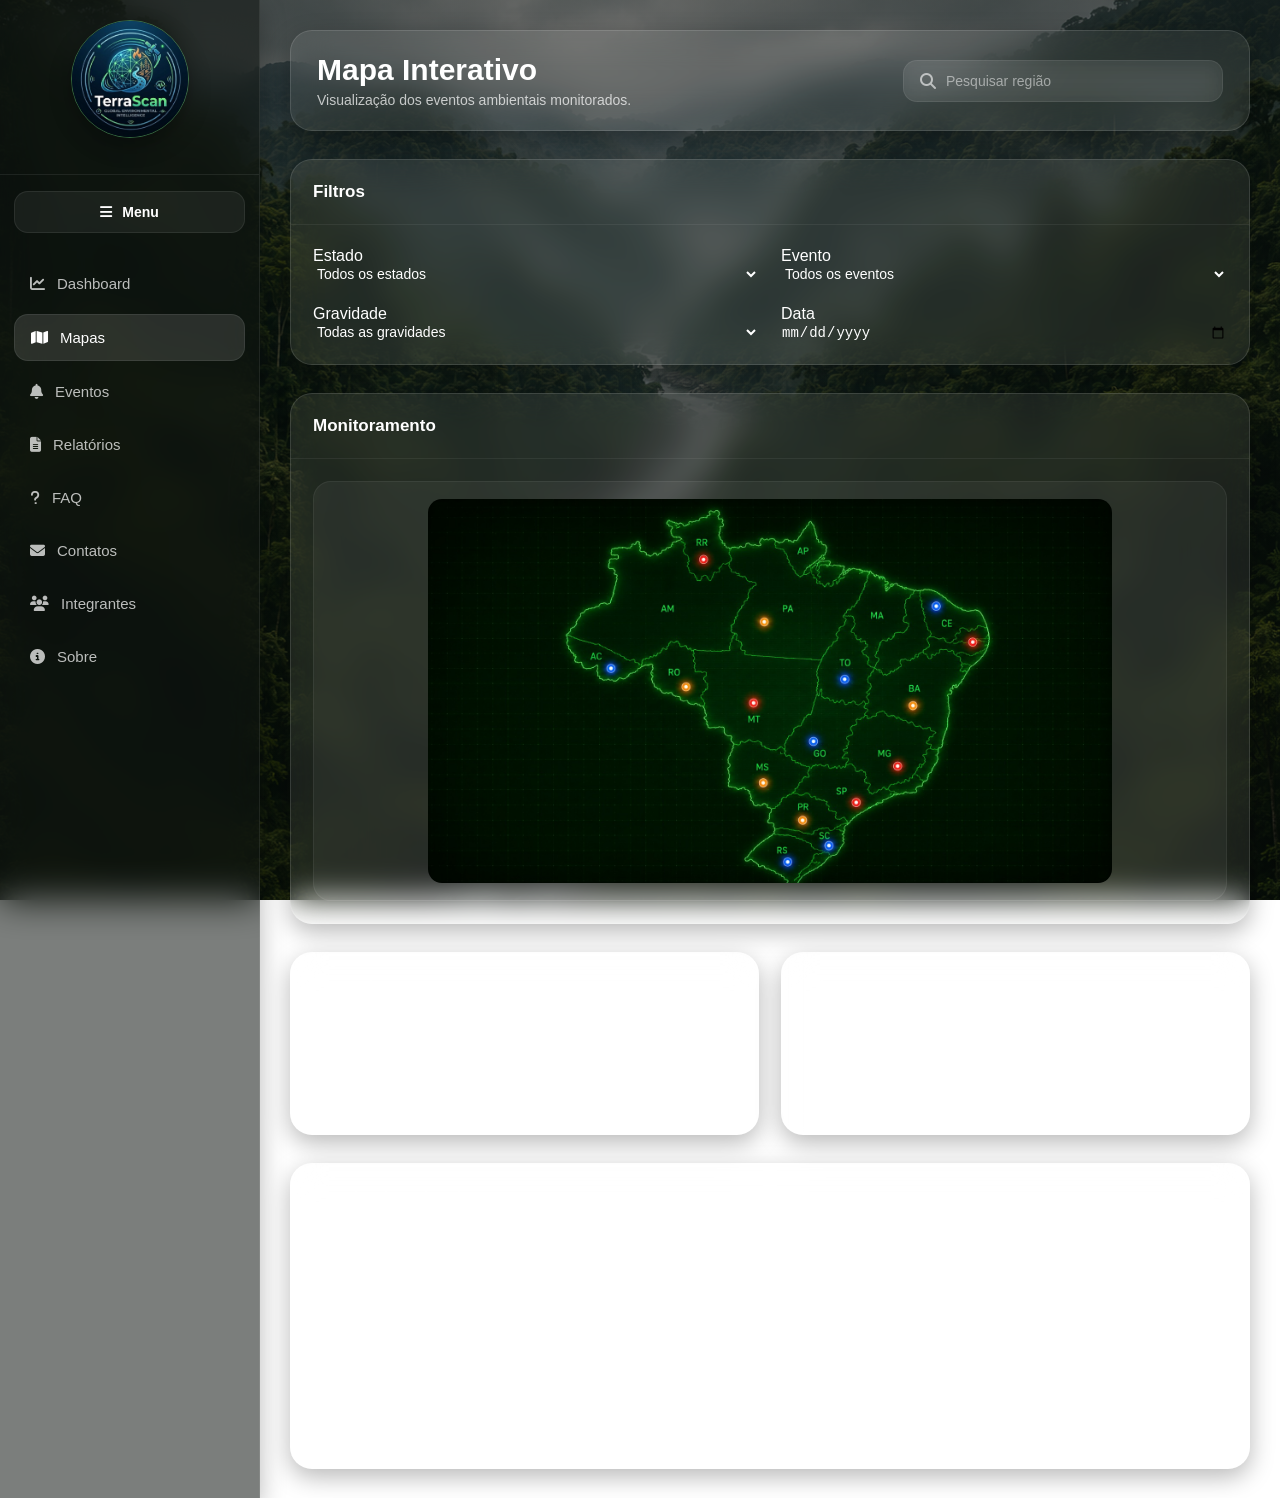
<file: pages/map.html>
<!DOCTYPE html>
<html lang="pt-BR">
<head>
    <meta charset="UTF-8">
    <meta name="viewport" content="width=device-width, initial-scale=1.0">
    <title>TerraScan | Mapa</title>
    <link rel="stylesheet" href="../css/style.css">
    <link rel="stylesheet" href="https://cdnjs.cloudflare.com/ajax/libs/font-awesome/6.7.0/css/all.min.css">
</head>
<body>
    <div class="page-container">
        <aside class="sidebar" aria-label="Menu principal">
            <div class="logo-container">
                <img class="sidebar-logo" src="../images/terrascan-logo.jpeg" alt="TerraScan" data-logo-image>
                <i class="fa-solid fa-globe" aria-hidden="true"></i>
                <h2>TerraScan</h2>
            </div>

            <button class="sidebar-toggle" type="button" aria-label="Abrir ou fechar menu" aria-expanded="true">
                <i class="fa-solid fa-bars" aria-hidden="true"></i>
                <span>Menu</span>
            </button>

            <nav class="sidebar-menu">
                <ul>
                    <li>
                        <a href="dashboard.html">
                            <i class="fa-solid fa-chart-line" aria-hidden="true"></i>
                            Dashboard
                        </a>
                    </li>
                    <li>
                        <a href="map.html" aria-current="page">
                            <i class="fa-solid fa-map" aria-hidden="true"></i>
                            Mapas
                        </a>
                    </li>
                    <li>
                        <a href="events.html">
                            <i class="fa-solid fa-bell" aria-hidden="true"></i>
                            Eventos
                        </a>
                    </li>
                    <li>
                        <a href="reports.html">
                            <i class="fa-solid fa-file-alt" aria-hidden="true"></i>
                            Relatórios
                        </a>
                    </li>
                    <li>
                        <a href="faq.html">
                            <i class="fa-solid fa-question" aria-hidden="true"></i>
                            FAQ
                        </a>
                    </li>
                    <li>
                        <a href="contatos.html">
                            <i class="fa-solid fa-envelope" aria-hidden="true"></i>
                            Contatos
                        </a>
                    </li>
                    <li>
                        <a href="integrantes.html">
                            <i class="fa-solid fa-users" aria-hidden="true"></i>
                            Integrantes
                        </a>
                    </li>
                    <li>
                        <a href="sobre.html">
                            <i class="fa-solid fa-info-circle" aria-hidden="true"></i>
                            Sobre
                        </a>
                    </li>
                </ul>
            </nav>
        </aside>

        <main class="page-content">
            <header class="page-header">
                <div class="page-info">
                    <h1 class="page-title">Mapa Interativo</h1>
                    <p class="page-subtitle">Visualização dos eventos ambientais monitorados.</p>
                </div>

                <div class="header-actions">
                    <label class="search-box">
                        <i class="fa-solid fa-magnifying-glass" aria-hidden="true"></i>
                        <span class="sr-only">Pesquisar região</span>
                        <input class="form-input" type="search" placeholder="Pesquisar região">
                    </label>
                </div>
            </header>

            <section class="card" aria-labelledby="filters-title">
                <header class="card-header">
                    <h2 id="filters-title" class="section-title">Filtros</h2>
                </header>

                <div class="card-body">
                    <form class="form">
                        <div class="grid grid-4">
                            <div class="form-group">
                                <label for="state-filter">Estado</label>
                                <select class="form-input" id="state-filter" name="state">
                                    <option value="">Todos os estados</option>
                                    <option value="amazonas">Amazonas</option>
                                    <option value="para">Pará</option>
                                    <option value="mato-grosso">Mato Grosso</option>
                                    <option value="rondonia">Rondônia</option>
                                </select>
                            </div>

                            <div class="form-group">
                                <label for="event-filter">Evento</label>
                                <select class="form-input" id="event-filter" name="event">
                                    <option value="">Todos os eventos</option>
                                    <option value="queimada">Queimada</option>
                                    <option value="desmatamento">Desmatamento</option>
                                    <option value="poluicao-hidrica">Poluição Hídrica</option>
                                </select>
                            </div>

                            <div class="form-group">
                                <label for="severity-filter">Gravidade</label>
                                <select class="form-input" id="severity-filter" name="severity">
                                    <option value="">Todas as gravidades</option>
                                    <option value="baixo">Baixo</option>
                                    <option value="medio">Médio</option>
                                    <option value="alto">Alto</option>
                                    <option value="critico">Crítico</option>
                                </select>
                            </div>

                            <div class="form-group">
                                <label for="date-filter">Data</label>
                                <input class="form-input" type="date" id="date-filter" name="date">
                            </div>
                        </div>
                    </form>
                </div>
            </section>

            <section class="card" aria-labelledby="monitoring-title">
                <header class="card-header">
                    <h2 id="monitoring-title" class="section-title">Monitoramento</h2>
                </header>

                <div class="card-body">
                    <div id="map" class="map-placeholder" role="img" aria-label="Mapa de eventos ambientais">
                        <img src="../images/mapa.png" alt="Mapa de eventos ambientais" class="map-page-image">
                    </div>
                </div>
            </section>

            <section class="grid grid-2" aria-label="Legenda e informações da região">
                <article class="card">
                    <header class="card-header">
                        <h2 class="section-title">Legenda</h2>
                    </header>

                    <div class="card-body">
                        <ul class="legend-list">
                            <li class="legend-item">
                                <span class="legend-indicator fire" aria-hidden="true"></span>
                                <span>Queimada</span>
                            </li>
                            <li class="legend-item">
                                <span class="legend-indicator deforestation" aria-hidden="true"></span>
                                <span>Desmatamento</span>
                            </li>
                            <li class="legend-item">
                                <span class="legend-indicator pollution" aria-hidden="true"></span>
                                <span>Poluição Hídrica</span>
                            </li>
                            <li class="legend-item">
                                <span class="legend-indicator safe" aria-hidden="true"></span>
                                <span>Área Segura</span>
                            </li>
                        </ul>
                    </div>
                </article>

                <article class="card">
                    <header class="card-header">
                        <h2 class="section-title">Informações</h2>
                    </header>

                    <div class="card-body">
                        <div id="region-details">
                            <p>Selecione uma região no mapa para visualizar os detalhes.</p>
                        </div>
                    </div>
                </article>
            </section>

            <section class="card" aria-labelledby="located-events-title">
                <header class="card-header">
                    <h2 id="located-events-title" class="section-title">Eventos Localizados</h2>
                </header>

                <div class="card-body">
                    <table class="table">
                        <thead>
                            <tr>
                                <th scope="col">ID</th>
                                <th scope="col">Evento</th>
                                <th scope="col">Estado</th>
                                <th scope="col">Latitude</th>
                                <th scope="col">Longitude</th>
                                <th scope="col">Status</th>
                            </tr>
                        </thead>
                        <tbody>
                            <tr>
                                <td>#001</td>
                                <td>Queimada</td>
                                <td>Amazonas</td>
                                <td>-3.4653</td>
                                <td>-62.2159</td>
                                <td>Crítico</td>
                            </tr>
                            <tr>
                                <td>#002</td>
                                <td>Desmatamento</td>
                                <td>Pará</td>
                                <td>-3.4168</td>
                                <td>-52.2188</td>
                                <td>Alto</td>
                            </tr>
                            <tr>
                                <td>#003</td>
                                <td>Poluição Hídrica</td>
                                <td>Mato Grosso</td>
                                <td>-15.6014</td>
                                <td>-56.0979</td>
                                <td>Médio</td>
                            </tr>
                        </tbody>
                    </table>
                </div>
            </section>
        </main>
    </div>
    <script src="../js/script.js"></script>
</body>
</html>
</file>
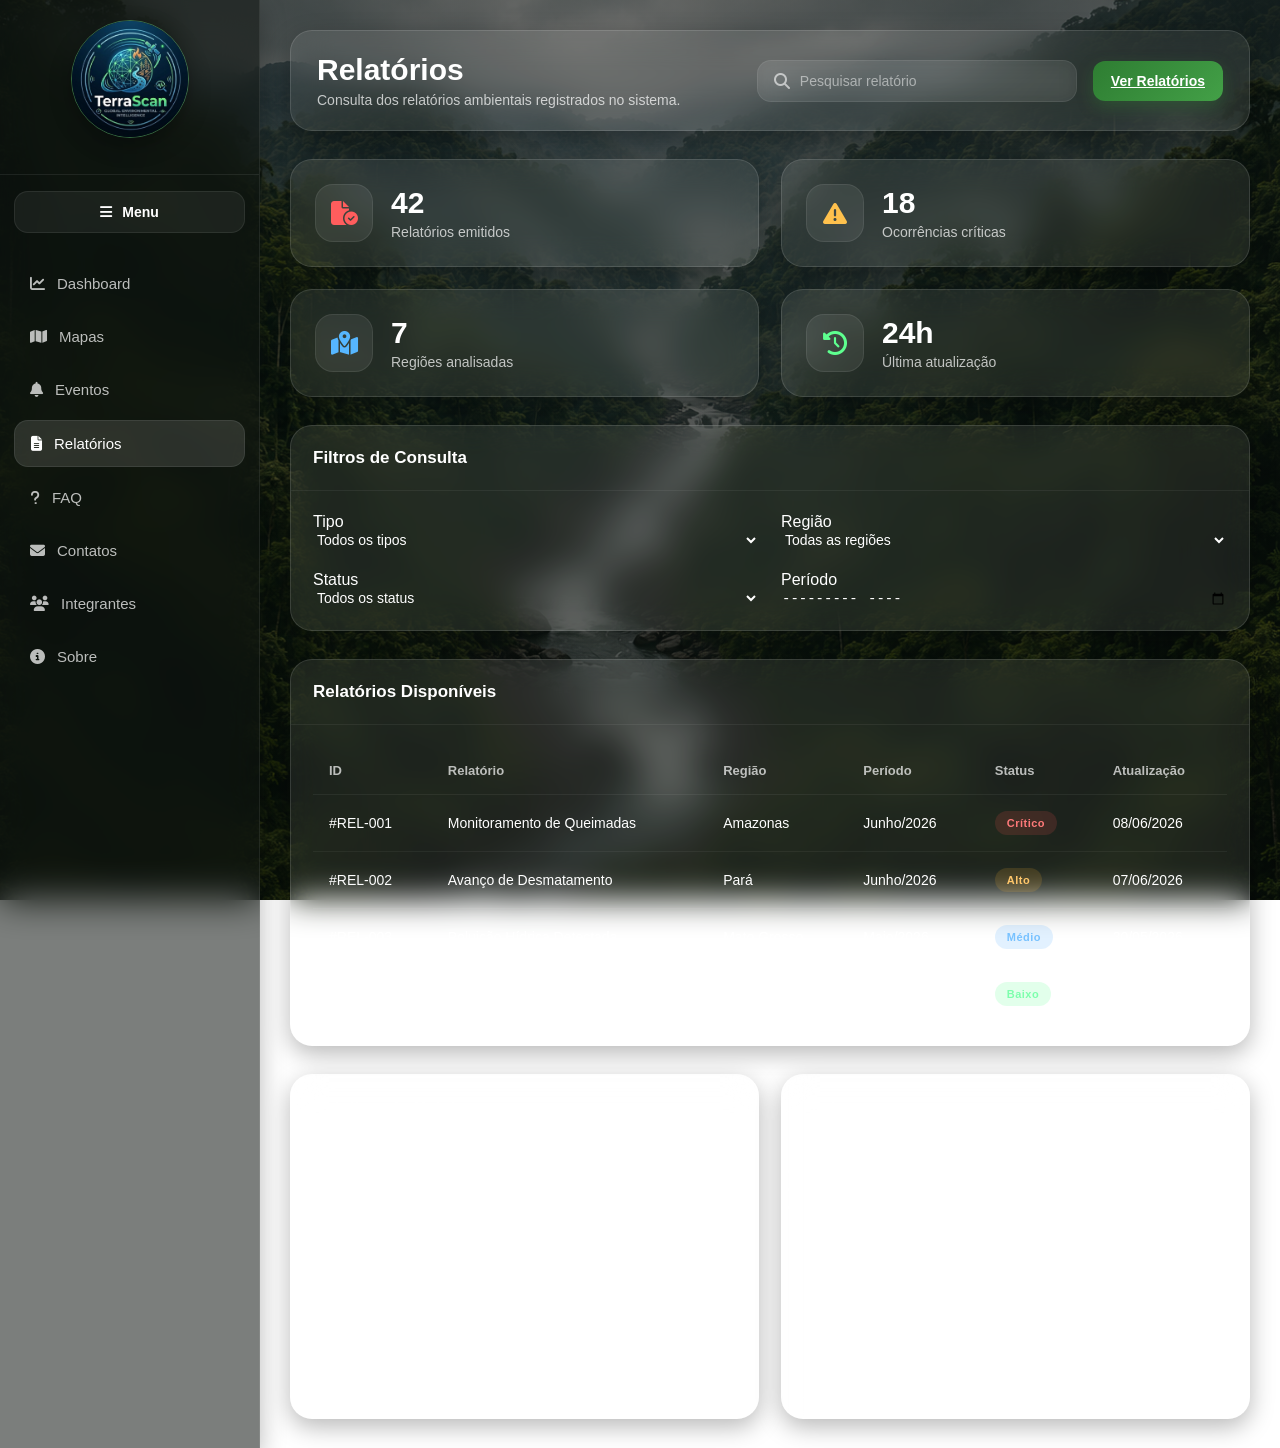
<file: pages/reports.html>
<!DOCTYPE html>
<html lang="pt-BR">
<head>
    <meta charset="UTF-8">
    <meta name="viewport" content="width=device-width, initial-scale=1.0">
    <title>TerraScan | Relatórios</title>
    <link rel="stylesheet" href="../css/style.css">
    <link rel="stylesheet" href="https://cdnjs.cloudflare.com/ajax/libs/font-awesome/6.7.0/css/all.min.css">
</head>
<body>
    <div class="page-container">
        <aside class="sidebar" aria-label="Menu principal">
            <div class="logo-container">
                <img class="sidebar-logo" src="../images/terrascan-logo.jpeg" alt="TerraScan" data-logo-image>
                <i class="fa-solid fa-globe" aria-hidden="true"></i>
                <h2>TerraScan</h2>
            </div>

            <button class="sidebar-toggle" type="button" aria-label="Abrir ou fechar menu" aria-expanded="true">
                <i class="fa-solid fa-bars" aria-hidden="true"></i>
                <span>Menu</span>
            </button>

            <nav class="sidebar-menu">
                <ul>
                    <li>
                        <a href="dashboard.html">
                            <i class="fa-solid fa-chart-line" aria-hidden="true"></i>
                            Dashboard
                        </a>
                    </li>
                    <li>
                        <a href="map.html">
                            <i class="fa-solid fa-map" aria-hidden="true"></i>
                            Mapas
                        </a>
                    </li>
                    <li>
                        <a href="events.html">
                            <i class="fa-solid fa-bell" aria-hidden="true"></i>
                            Eventos
                        </a>
                    </li>
                    <li>
                        <a href="reports.html" aria-current="page">
                            <i class="fa-solid fa-file-alt" aria-hidden="true"></i>
                            Relatórios
                        </a>
                    </li>
                    <li>
                        <a href="faq.html">
                            <i class="fa-solid fa-question" aria-hidden="true"></i>
                            FAQ
                        </a>
                    </li>
                    <li>
                        <a href="contatos.html">
                            <i class="fa-solid fa-envelope" aria-hidden="true"></i>
                            Contatos
                        </a>
                    </li>
                    <li>
                        <a href="integrantes.html">
                            <i class="fa-solid fa-users" aria-hidden="true"></i>
                            Integrantes
                        </a>
                    </li>
                    <li>
                        <a href="sobre.html">
                            <i class="fa-solid fa-info-circle" aria-hidden="true"></i>
                            Sobre
                        </a>
                    </li>
                </ul>
            </nav>
        </aside>

        <main class="page-content">
            <header class="page-header">
                <div class="page-info">
                    <h1 class="page-title">Relatórios</h1>
                    <p class="page-subtitle">Consulta dos relatórios ambientais registrados no sistema.</p>
                </div>

                <div class="header-actions">
                    <label class="search-box">
                        <i class="fa-solid fa-magnifying-glass" aria-hidden="true"></i>
                        <span class="sr-only">Pesquisar relatório</span>
                        <input class="form-input" type="search" placeholder="Pesquisar relatório">
                    </label>
                    <a href="#reports-list" class="button button-primary">Ver Relatórios</a>
                </div>
            </header>

            <section class="stats-grid" aria-label="Resumo dos relatórios">
                <article class="card stat-card">
                    <div class="icon-box">
                        <i class="fa-solid fa-file-circle-check" aria-hidden="true"></i>
                    </div>
                    <div>
                        <h2>42</h2>
                        <p>Relatórios emitidos</p>
                    </div>
                </article>

                <article class="card stat-card">
                    <div class="icon-box">
                        <i class="fa-solid fa-triangle-exclamation" aria-hidden="true"></i>
                    </div>
                    <div>
                        <h2>18</h2>
                        <p>Ocorrências críticas</p>
                    </div>
                </article>

                <article class="card stat-card">
                    <div class="icon-box">
                        <i class="fa-solid fa-map-location-dot" aria-hidden="true"></i>
                    </div>
                    <div>
                        <h2>7</h2>
                        <p>Regiões analisadas</p>
                    </div>
                </article>

                <article class="card stat-card">
                    <div class="icon-box">
                        <i class="fa-solid fa-clock-rotate-left" aria-hidden="true"></i>
                    </div>
                    <div>
                        <h2>24h</h2>
                        <p>Última atualização</p>
                    </div>
                </article>
            </section>

            <section class="card" aria-labelledby="report-filters-title">
                <header class="card-header">
                    <h2 id="report-filters-title" class="section-title">Filtros de Consulta</h2>
                </header>
                <div class="card-body">
                    <form class="form grid grid-4">
                        <div class="form-group">
                            <label for="report-type">Tipo</label>
                            <select class="form-input" id="report-type" name="report-type">
                                <option value="">Todos os tipos</option>
                                <option value="queimada">Queimada</option>
                                <option value="desmatamento">Desmatamento</option>
                                <option value="poluicao-hidrica">Poluição Hídrica</option>
                            </select>
                        </div>

                        <div class="form-group">
                            <label for="report-region">Região</label>
                            <select class="form-input" id="report-region" name="report-region">
                                <option value="">Todas as regiões</option>
                                <option value="amazonas">Amazonas</option>
                                <option value="para">Pará</option>
                                <option value="mato-grosso">Mato Grosso</option>
                                <option value="rondonia">Rondônia</option>
                            </select>
                        </div>

                        
                        <div class="form-group">
                            <label for="report-status">Status</label>
                            <select class="form-input" id="report-status" name="report-status">
                                <option value="">Todos os status</option>
                                <option value="critico">Crítico</option>
                                <option value="alto">Alto</option>
                                <option value="medio">Médio</option>
                                <option value="baixo">Baixo</option>
                            </select>
                        </div>


                        <div class="form-group">
                            <label for="report-period">Período</label>
                            <input class="form-input" type="month" id="report-period" name="report-period">
                        </div>
                    
                    
                    </form>
                </div>
            </section>

            <section id="reports-list" class="card" aria-labelledby="reports-list-title">
                <header class="card-header">
                    <h2 id="reports-list-title" class="section-title">Relatórios Disponíveis</h2>
                </header>
                <div class="card-body">
                    <table class="table">
                        <thead>
                            <tr>
                                <th scope="col">ID</th>
                                <th scope="col">Relatório</th>
                                <th scope="col">Região</th>
                                <th scope="col">Período</th>
                                <th scope="col">Status</th>
                                <th scope="col">Atualização</th>
                            </tr>
                        </thead>
                        <tbody>
                            <tr>
                                <td>#REL-001</td>
                                <td>Monitoramento de Queimadas</td>
                                <td>Amazonas</td>
                                <td>Junho/2026</td>
                                <td><span class="status-critico">Crítico</span></td>
                                <td>08/06/2026</td>
                            </tr>
                            <tr>
                                <td>#REL-002</td>
                                <td>Avanço de Desmatamento</td>
                                <td>Pará</td>
                                <td>Junho/2026</td>
                                <td><span class="status-alto">Alto</span></td>
                                <td>07/06/2026</td>
                            </tr>
                            <tr>
                                <td>#REL-003</td>
                                <td>Poluição Hídrica Detectada</td>
                                <td>Mato Grosso</td>
                                <td>Maio/2026</td>
                                <td><span class="status-medio">Médio</span></td>
                                <td>30/05/2026</td>
                            </tr>
                            <tr>
                                <td>#REL-004</td>
                                <td>Áreas Estáveis Monitoradas</td>
                                <td>Rondônia</td>
                                <td>Maio/2026</td>
                                <td><span class="status-baixo">Baixo</span></td>
                                <td>28/05/2026</td>
                            </tr>
                        </tbody>
                    </table>
                </div>
            </section>

            <section class="grid grid-2" aria-label="Detalhes e histórico do relatório">
                <article class="card">
                    <header class="card-header">
                        <h2 class="section-title">Detalhes do Relatório</h2>
                    </header>
                    <div class="card-body">
                        <p>Selecione um relatório na lista para consultar as informações completas.</p>
                        <dl class="details-list">
                            <dt>ID</dt>
                            <dd>#REL-001</dd>
                            <dt>Relatório</dt>
                            <dd>Monitoramento de Queimadas</dd>
                            <dt>Região</dt>
                            <dd>Amazonas</dd>
                            <dt>Período</dt>
                            <dd>Junho/2026</dd>
                            <dt>Descrição</dt>
                            <dd>Registro consolidado dos focos de queimada detectados nas áreas monitoradas.</dd>
                        </dl>
                    </div>
                </article>

                <article class="card">
                    <header class="card-header">
                        <h2 class="section-title">Histórico</h2>
                    </header>
                    <div class="card-body">
                        <ul class="history-list">
                            <li>08/06/2026 - Relatório atualizado</li>
                            <li>07/06/2026 - Novos dados adicionados</li>
                            <li>06/06/2026 - Consulta registrada no sistema</li>
                        </ul>
                    </div>
                </article>
            </section>
        </main>
    </div>
    <script src="../js/script.js"></script>
</body>
</html>
</file>
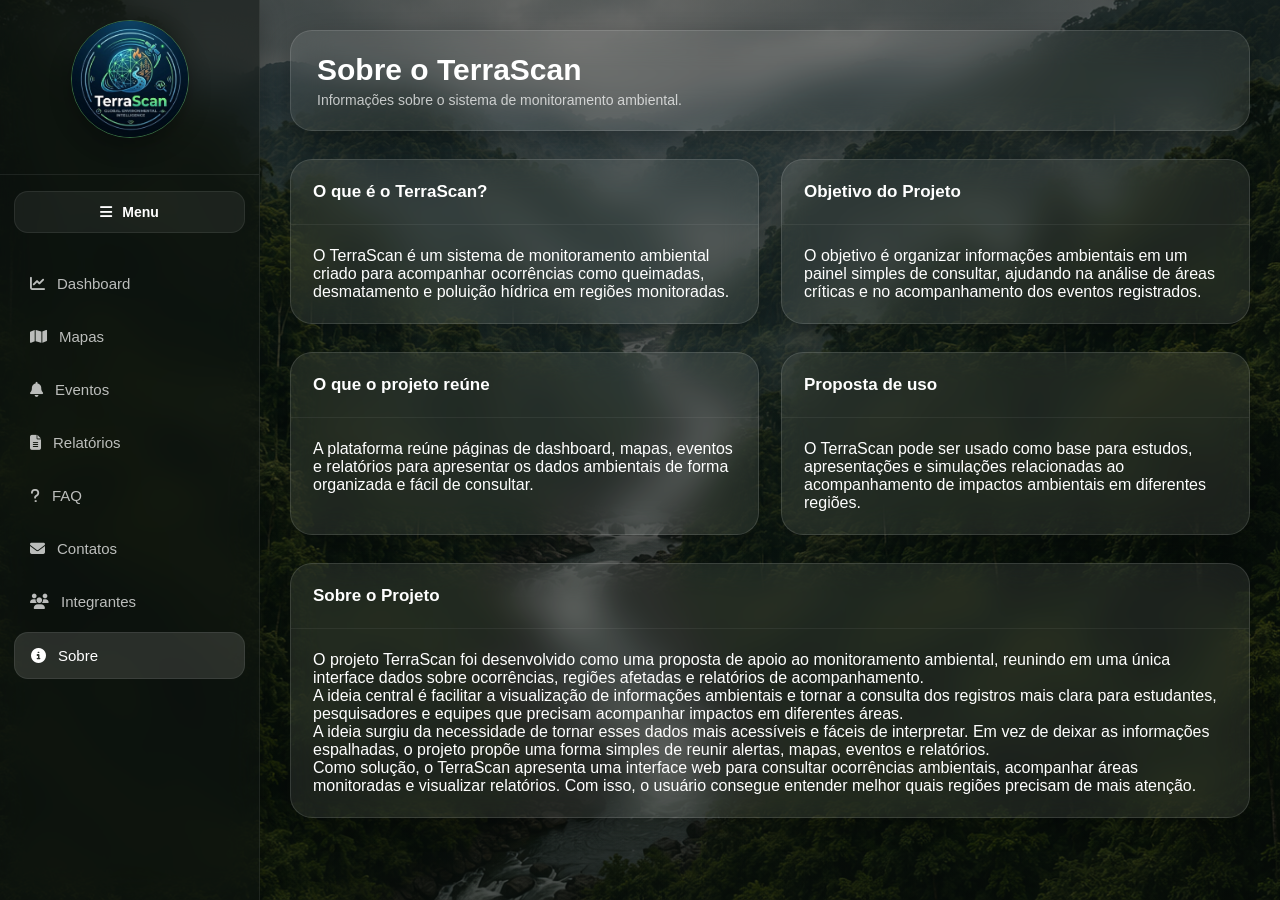
<file: pages/sobre.html>
<!DOCTYPE html>
<html lang="pt-BR">
<head>
    <meta charset="UTF-8">
    <meta name="viewport" content="width=device-width, initial-scale=1.0">
    <title>TerraScan | Sobre</title>
    <link rel="stylesheet" href="../css/style.css">
    <link rel="stylesheet" href="https://cdnjs.cloudflare.com/ajax/libs/font-awesome/6.7.0/css/all.min.css">
</head>
<body>
    <div class="page-container">
        <aside class="sidebar" aria-label="Menu principal">
            <div class="logo-container">
                <img class="sidebar-logo" src="../images/terrascan-logo.jpeg" alt="TerraScan" data-logo-image>
                <i class="fa-solid fa-globe" aria-hidden="true"></i>
                <h2>TerraScan</h2>
            </div>

            <button class="sidebar-toggle" type="button" aria-label="Abrir ou fechar menu" aria-expanded="true">
                <i class="fa-solid fa-bars" aria-hidden="true"></i>
                <span>Menu</span>
            </button>

            <nav class="sidebar-menu">
                <ul>
                    <li>
                        <a href="dashboard.html">
                            <i class="fa-solid fa-chart-line" aria-hidden="true"></i>
                            Dashboard
                        </a>
                    </li>
                    <li>
                        <a href="map.html">
                            <i class="fa-solid fa-map" aria-hidden="true"></i>
                            Mapas
                        </a>
                    </li>
                    <li>
                        <a href="events.html">
                            <i class="fa-solid fa-bell" aria-hidden="true"></i>
                            Eventos
                        </a>
                    </li>
                    <li>
                        <a href="reports.html">
                            <i class="fa-solid fa-file-alt" aria-hidden="true"></i>
                            Relatórios
                        </a>
                    </li>
                    <li>
                        <a href="faq.html">
                            <i class="fa-solid fa-question" aria-hidden="true"></i>
                            FAQ
                        </a>
                    </li>
                    <li>
                        <a href="contatos.html">
                            <i class="fa-solid fa-envelope" aria-hidden="true"></i>
                            Contatos
                        </a>
                    </li>
                    <li>
                        <a href="integrantes.html">
                            <i class="fa-solid fa-users" aria-hidden="true"></i>
                            Integrantes
                        </a>
                    </li>
                    <li>
                        <a href="sobre.html" aria-current="page">
                            <i class="fa-solid fa-info-circle" aria-hidden="true"></i>
                            Sobre
                        </a>
                    </li>
                </ul>
            </nav>
        </aside>

        <main class="page-content">
            <header class="page-header">
                <div class="page-info">
                    <h1 class="page-title">Sobre o TerraScan</h1>
                    <p class="page-subtitle">Informações sobre o sistema de monitoramento ambiental.</p>
                </div>
            </header>

            <section class="grid grid-2" aria-label="Apresentação do TerraScan">
                <article class="card">
                    <header class="card-header">
                        <h2 class="section-title">O que é o TerraScan?</h2>
                    </header>
                    <div class="card-body">
                        <p>
                            O TerraScan é um sistema de monitoramento ambiental criado para acompanhar
                            ocorrências como queimadas, desmatamento e poluição hídrica em regiões
                            monitoradas.
                        </p>
                    </div>
                </article>

                <article class="card">
                    <header class="card-header">
                        <h2 class="section-title">Objetivo do Projeto</h2>
                    </header>
                    <div class="card-body">
                        <p>
                            O objetivo é organizar informações ambientais em um painel simples de consultar,
                            ajudando na análise de áreas críticas e no acompanhamento dos eventos registrados.
                        </p>
                    </div>
                </article>
            </section>

            <section class="grid grid-2" aria-label="Recursos do projeto">
                <article class="card">
                    <header class="card-header">
                        <h2 class="section-title">O que o projeto reúne</h2>
                    </header>
                    <div class="card-body">
                        <p>
                            A plataforma reúne páginas de dashboard, mapas, eventos e relatórios para
                            apresentar os dados ambientais de forma organizada e fácil de consultar.
                        </p>
                    </div>
                </article>

                <article class="card">
                    <header class="card-header">
                        <h2 class="section-title">Proposta de uso</h2>
                    </header>
                    <div class="card-body">
                        <p>
                            O TerraScan pode ser usado como base para estudos, apresentações e simulações
                            relacionadas ao acompanhamento de impactos ambientais em diferentes regiões.
                        </p>
                    </div>
                </article>
            </section>

            <section class="card" aria-labelledby="project-info-title">
                <header class="card-header">
                    <h2 id="project-info-title" class="section-title">Sobre o Projeto</h2>
                </header>
                <div class="card-body">
                    <p>
                        O projeto TerraScan foi desenvolvido como uma proposta de apoio ao monitoramento
                        ambiental, reunindo em uma única interface dados sobre ocorrências, regiões
                        afetadas e relatórios de acompanhamento.
                    </p>
                    <p>
                        A ideia central é facilitar a visualização de informações ambientais e tornar a
                        consulta dos registros mais clara para estudantes, pesquisadores e equipes que
                        precisam acompanhar impactos em diferentes áreas.
                    </p>
                    <p>
                        A ideia surgiu da necessidade de tornar esses dados mais acessíveis e fáceis de
                        interpretar. Em vez de deixar as informações espalhadas, o projeto propõe uma forma
                        simples de reunir alertas, mapas, eventos e relatórios.
                    </p>
                    <p>
                        Como solução, o TerraScan apresenta uma interface web para consultar ocorrências
                        ambientais, acompanhar áreas monitoradas e visualizar relatórios. Com isso, o usuário
                        consegue entender melhor quais regiões precisam de mais atenção.
                    </p>
                </div>
            </section>
        </main>
    </div>
    <script src="../js/script.js"></script>
</body>
</html>
</file>
<file: css/style.css>
:root { 
    --primary-color: #2E7D32; 
    --primary-dark: #1B5E20;
    --secondary-color: #1565C0;

    --glass-bg: rgba(255, 255, 255, 0.08);
    --glass-border: rgba(255, 255, 255, 0.12);

    --text-primary: #ffffff;
    --text-secondary: rgba(255,255,255,0.72);

    --shadow: 0 8px 24px rgba(0,0,0,0.28);
}

* {
    margin: 0;
    padding: 0;
    box-sizing: border-box;
}

html {
    font-family: 'Segoe UI', sans-serif;
    scroll-behavior: smooth;
}

body {
    min-height: 100vh;
    display: flex;

    background:
        linear-gradient(rgba(8,12,10,0.55), rgba(8,12,10,0.65)),
        url("../images/selvaBackground.png");

    background-size: cover;
    background-position: center;
    background-attachment: fixed;

    color: var(--text-primary);
}

.page-container {
    display: flex;
    width: 100%;
}

.sidebar {
    width: 260px;
    flex: 0 0 260px;
    min-height: 100vh;

    background: rgba(15,20,18,0.55);

    backdrop-filter: blur(18px);
    -webkit-backdrop-filter: blur(18px);

    border-right: 1px solid rgba(255,255,255,0.08);

    padding: 20px 0;

    box-shadow: var(--shadow);

    transition: width 0.25s ease;
}

.logo-container {
    padding: 0 24px 24px;
    border-bottom: 1px solid rgba(255,255,255,0.08);
}

.sidebar-logo {
    display: none;
    width: 118px;
    height: 118px;

    margin: 0 auto 12px;

    border-radius: 50%;
    object-fit: cover;

    border: 1px solid rgba(124,255,155,0.35);
    box-shadow: 0 8px 22px rgba(0,0,0,0.30);
}

.logo-container.has-logo {
    text-align: center;
}

.logo-container.has-logo .sidebar-logo {
    display: block;
}

.logo-container.has-logo > i,
.logo-container.has-logo h2 {
    display: none;
}

.logo-container h2 {
    font-size: 22px;
    font-weight: 700;
    letter-spacing: 1px;
}

.logo-container span {
    color: #7CFF9B;
}

.sidebar-toggle {
    width: calc(100% - 28px);

    margin: 16px 14px 0;
    padding: 12px 16px;

    display: flex;
    align-items: center;
    justify-content: center;
    gap: 10px;

    border: 1px solid rgba(255,255,255,0.08);
    border-radius: 14px;

    background: rgba(255,255,255,0.06);
    color: var(--text-primary);

    font-size: 14px;
    font-weight: 600;

    cursor: pointer;
    transition: 0.25s ease;
}

.sidebar-toggle:hover {
    background: rgba(255,255,255,0.10);
}

.sidebar-menu {
    padding-top: 20px;
}

.sidebar-menu ul {
    list-style: none;
}

.sidebar-menu li {
    margin: 8px 14px;
}

.sidebar-menu a {
    display: flex;
    align-items: center;
    gap: 12px;

    padding: 14px 16px;

    text-decoration: none;
    color: var(--text-secondary);

    border-radius: 14px;

    transition: 0.25s ease;

    font-size: 15px;
    font-weight: 500;
}

.sidebar-menu a:hover {
    background: rgba(255,255,255,0.08);
    color: white;

    transform: translateX(4px);
}

.sidebar-menu a[aria-current="page"] {
    background: rgba(255,255,255,0.12);
    color: white;

    border: 1px solid rgba(255,255,255,0.08);
}

.sidebar.is-collapsed {
    width: 88px;
    flex-basis: 88px;
}

.sidebar.is-collapsed .logo-container {
    padding: 0 0 24px;
    display: flex;
    justify-content: center;
}

.sidebar.is-collapsed .logo-container h2,
.sidebar.is-collapsed .sidebar-toggle span {
    display: none;
}

.sidebar.is-collapsed .logo-container.has-logo .sidebar-logo {
    width: 46px;
    height: 46px;
    margin-bottom: 0;
}

.sidebar.is-collapsed .sidebar-menu a {
    justify-content: center;
    gap: 0;
    padding: 14px;
    font-size: 0;
}

.sidebar.is-collapsed .sidebar-menu a i {
    font-size: 16px;
}

.page-content {
    flex: 1;
    min-width: 0;
    padding: 30px;
}

.page-header {
    display: flex;
    justify-content: space-between;
    align-items: center;

    margin-bottom: 28px;

    padding: 22px 26px;

    border-radius: 22px;

    background: var(--glass-bg);

    backdrop-filter: blur(18px);

    border: 1px solid var(--glass-border);

    box-shadow: var(--shadow);
}

.page-title {
    font-size: 30px;
    font-weight: 700;
}

.page-subtitle {
    margin-top: 5px;
    color: var(--text-secondary);
    font-size: 14px;
}

.header-actions {
    display: flex;
    align-items: center;
    gap: 16px;
}

.search-box {
    display: flex;
    align-items: center;
    gap: 10px;

    width: 320px;

    padding: 12px 16px;

    border-radius: 14px;

    background: rgba(255,255,255,0.06);

    border: 1px solid rgba(255,255,255,0.08);

    backdrop-filter: blur(10px);
}

.search-box i {
    color: rgba(255,255,255,0.6);
}

.form-input {
    width: 100%;

    border: none;
    outline: none;

    background: transparent;

    color: white;
    font-size: 14px;
}

.form-input::placeholder {
    color: rgba(255,255,255,0.5);
}

select.form-input option {
    color: #111111;
    background: #ffffff;
}

.user-profile {
    display: flex;
    align-items: center;
    gap: 12px;
}

.user-avatar {
    width: 46px;
    height: 46px;

    border-radius: 50%;

    background: linear-gradient(
        135deg,
        rgba(255,255,255,0.18),
        rgba(255,255,255,0.05)
    );

    display: flex;
    align-items: center;
    justify-content: center;

    font-size: 20px;

    border: 1px solid rgba(255,255,255,0.10);
}

.user-info strong {
    font-size: 14px;
}

.user-info small {
    color: var(--text-secondary);
}

.grid {
    display: grid;
    gap: 22px;
}

.page-content > .grid,
.page-content > .card {
    margin-bottom: 28px;
}

.page-content > .grid:last-child,
.page-content > .card:last-child {
    margin-bottom: 0;
}

.grid-2 {
    grid-template-columns: repeat(2, 1fr);
}

.grid-4 {
    grid-template-columns: repeat(4, 1fr);
}

.card {
    background: var(--glass-bg);

    backdrop-filter: blur(16px);

    border: 1px solid var(--glass-border);

    border-radius: 22px;

    overflow: hidden;

    box-shadow: var(--shadow);

    transition: 0.25s ease;
}

.card:hover {
    transform: translateY(-5px);
}

.card-header {
    padding: 22px;

    border-bottom: 1px solid rgba(255,255,255,0.06);
}

.section-title {
    font-size: 17px;
    font-weight: 600;
}

.card-body {
    padding: 22px;
}

.stats-grid {
    display: grid;
    grid-template-columns: repeat(4, 1fr);

    gap: 22px;

    margin-bottom: 28px;
}

.stat-card {
    display: flex;
    align-items: center;
    gap: 18px;

    padding: 24px;
}

.icon-box {
    width: 58px;
    height: 58px;

    border-radius: 18px;

    display: flex;
    align-items: center;
    justify-content: center;

    font-size: 24px;

    background: rgba(255,255,255,0.08);

    border: 1px solid rgba(255,255,255,0.08);
}

.stat-card h2 {
    font-size: 30px;
    margin-bottom: 4px;
}

.stat-card p {
    font-size: 14px;
    color: var(--text-secondary);
}

.stat-card:nth-child(1) .icon-box {
    color: #ff5d5d;
}

.stat-card:nth-child(2) .icon-box {
    color: #ffc14d;
}

.stat-card:nth-child(3) .icon-box {
    color: #56b6ff;
}

.stat-card:nth-child(4) .icon-box {
    color: #5eff8f;
}

.chart-placeholder,
.map-placeholder {
    display: flex;
    align-items: center;
    justify-content: center;

    border-radius: 18px;

    background: rgba(255,255,255,0.05);

    border: 1px solid rgba(255,255,255,0.06);

    color: rgba(255,255,255,0.55);

    font-size: 15px;
}

.chart-placeholder {
    height: 300px;
}

.map-placeholder {
    height: 420px;
}

.chart-image {
    width: 100%;
    height: 100%;

    display: block;

    object-fit: cover;
    border-radius: 18px;
}

.dashboard-map-image {
    max-width: 92%;
    max-height: 92%;

    display: block;

    object-fit: contain;
    border-radius: 14px;
}

.map-placeholder .map-page-image {
    width: auto;
    height: auto;

    max-width: 92%;
    max-height: 92%;

    display: block;

    object-fit: contain;
    border-radius: 14px;
}

.table {
    width: 100%;
    border-collapse: collapse;
}

.table th {
    text-align: left;

    padding: 16px;

    color: rgba(255,255,255,0.7);

    font-size: 13px;
    font-weight: 600;

    border-bottom: 1px solid rgba(255,255,255,0.06);
}

.table td {
    padding: 16px;

    border-bottom: 1px solid rgba(255,255,255,0.05);

    font-size: 14px;
}

.table tr:hover {
    background: rgba(255,255,255,0.04);
}

.button {
    border: none;
    outline: none;

    padding: 12px 18px;

    border-radius: 12px;

    font-size: 14px;
    font-weight: 600;

    cursor: pointer;

    transition: 0.25s ease;
}

.button-primary {
    background: linear-gradient(
        135deg,
        #2E7D32,
        #43A047
    );

    color: white;

    box-shadow: 0 6px 16px rgba(46,125,50,0.35);
}

.button-primary:hover {
    transform: translateY(-2px);
}

.status-critico,
.status-alto,
.status-medio,
.status-baixo {
    display: inline-block;

    padding: 6px 12px;

    border-radius: 999px;

    font-size: 11px;
    font-weight: 700;

    letter-spacing: .5px;
}

.status-critico {
    background: rgba(255,80,80,0.15);
    color: #ff7a7a;
}

.status-alto {
    background: rgba(255,180,50,0.15);
    color: #ffc76b;
}

.status-medio {
    background: rgba(60,160,255,0.15);
    color: #78c2ff;
}

.status-baixo {
    background: rgba(60,255,120,0.15);
    color: #7dffac;
}

@media (max-width: 1400px) {

    .stats-grid {
        grid-template-columns: repeat(2, 1fr);
    }

    .grid-4 {
        grid-template-columns: repeat(2, 1fr);
    }
}

@media (max-width: 900px) {

    .page-container {
        flex-direction: column;
    }

    .sidebar {
        width: 100%;
        flex: none;
        min-height: auto;
    }

    .sidebar.is-collapsed {
        width: 100%;
        flex-basis: auto;
    }

    .sidebar.is-collapsed .logo-container {
        padding: 0 24px 24px;
        justify-content: flex-start;
    }

    .sidebar.is-collapsed .sidebar-menu {
        display: none;
    }

    .page-header {
        flex-direction: column;
        align-items: flex-start;
        gap: 18px;
    }

    .header-actions {
        width: 100%;
        flex-direction: column;
    }

    .search-box {
        width: 100%;
    }

    .stats-grid,
    .grid-2,
    .grid-4 {
        grid-template-columns: 1fr;
    }
}
</file>
<file: css/contato.css>
.info-contato,
.area-formulario {
    background: var(--glass-bg);
    border: 1px solid var(--glass-border);

    border-radius: 22px;

    padding: 30px;
    margin-bottom: 30px;

    backdrop-filter: blur(18px);
    -webkit-backdrop-filter: blur(18px);

    box-shadow: var(--shadow);
}

.info-contato h2,
.area-formulario h2 {
    color: #7CFF9B;
    margin-bottom: 18px;
    font-size: 18px;
    font-weight: 600;
}

.info-contato p {
    line-height: 1.7;
    margin-bottom: 10px;

    color: var(--text-secondary);
}


#formContato {
    display: flex;
    flex-direction: column;
    gap: 14px;
}


.campo-form,
#formContato .form-group {
    display: flex;
    flex-direction: column;
    gap: 6px;
}

.campo-form label,
#formContato .form-group label {
    font-weight: 600;
    font-size: 13px;
    color: var(--text-secondary);
}


.campo-form input,
.campo-form textarea,
#formContato .form-group input,
#formContato .form-group textarea {
    padding: 12px 14px;

    border-radius: 14px;

    border: 1px solid rgba(255, 255, 255, 0.08);

    background: rgba(255, 255, 255, 0.05);

    color: var(--text-primary);

    font-size: 14px;

    outline: none;

    transition: 0.25s ease;
}

.campo-form input:focus,
.campo-form textarea:focus,
#formContato .form-group input:focus,
#formContato .form-group textarea:focus {
    border-color: rgba(124, 255, 155, 0.6);
    box-shadow: 0 0 0 3px rgba(124, 255, 155, 0.08);
}


.campo-form textarea,
#formContato .form-group textarea {
    resize: vertical;
    min-height: 120px;
}


.erro {
    color: #ff6b6b;
    font-size: 12px;
    min-height: 16px;
}


#formContato button {
    width: fit-content;

    padding: 12px 20px;

    border: none;
    border-radius: 14px;

    background: linear-gradient(135deg, #2E7D32, #43A047);

    color: white;

    font-weight: 600;

    cursor: pointer;

    transition: 0.25s ease;

    box-shadow: 0 6px 16px rgba(46,125,50,0.25);
}

#formContato button:hover {
    transform: translateY(-2px);
}


#mensagemSucesso {
    color: #7CFF9B;
    font-weight: 600;
    margin-top: 8px;
}


@media (max-width: 768px) {
    .info-contato,
    .area-formulario {
        padding: 22px;
    }

    #formContato button {
        width: 100%;
    }
}
</file>
<file: css/faq.css>
.faq-container {
    width: 100%;
    padding: 30px;

    background: var(--glass-bg);
    border: 1px solid var(--glass-border);

    border-radius: 24px;

    backdrop-filter: blur(18px);
    -webkit-backdrop-filter: blur(18px);

    box-shadow: var(--shadow);
}


.faq-item {
    background: rgba(255, 255, 255, 0.04);

    border: 1px solid rgba(255, 255, 255, 0.08);
    border-radius: 16px;

    margin-bottom: 14px;

    overflow: hidden;

    transition: 0.25s ease;
}

.faq-item:hover {
    transform: translateY(-4px);
    background: rgba(255, 255, 255, 0.06);
    box-shadow: var(--shadow);
}


.faq-question {
    width: 100%;
    padding: 18px 20px;

    border: none;
    cursor: pointer;

    background: transparent;

    color: var(--text-primary);

    font-size: 15px;
    font-weight: 600;

    display: flex;
    justify-content: space-between;
    align-items: center;

    transition: 0.25s ease;
}

.faq-question:hover {
    color: #7CFF9B;
}

.faq-question::after {
    content: "⌄";
    font-size: 18px;

    color: rgba(124, 255, 155, 0.9);

    transition: transform 0.3s ease;
}

.faq-answer {
    max-height: 0;
    overflow: hidden;

    padding: 0 20px;

    transition: max-height 0.35s ease, padding 0.35s ease;

    background: rgba(0, 0, 0, 0.15);
    border-top: 1px solid rgba(255, 255, 255, 0.06);
}

.faq-answer p {
    color: var(--text-secondary);
    font-size: 14px;
    line-height: 1.6;

    padding-bottom: 18px;
}


.faq-item.active .faq-answer {
    max-height: 300px;
    padding: 16px 20px;
}

.faq-item.active .faq-question::after {
    transform: rotate(180deg);
}


header {
    display: flex;
    flex-direction: column;
    align-items: center;
    text-align: center;

    margin: 80px 0 50px;
}

header h1 span {
    font-size: 44px;
    font-weight: 800;

    color: #7CFF9B;
}

header p {
    font-size: 16px;
    color: var(--text-secondary);
}


main {
    padding: 80px 30px 100px;
}
</file>
<file: css/integrantes.css>
.integrantes-main {
    display: flex;
    flex-wrap: wrap;
    justify-content: center;
    gap: 24px;

    padding-top: 35px;
    padding-bottom: 90px;
}


.integrantes-hero {
    width: 100%;

    display: flex;
    flex-direction: column;
    align-items: center;
    text-align: center;

    padding-top: 45px;
    padding-bottom: 12px;
}

.integrantes-hero h1 {
    font-size: 3rem;
    margin-bottom: 12px;

    color: var(--text-primary);
}

.integrantes-hero p {
    font-size: 1.1rem;
    line-height: 1.6;

    color: var(--text-secondary);

    padding-bottom: 12px;

    border-bottom: 2px solid rgba(124, 255, 155, 0.6);
}


.integrante-item {
    width: 31%;
    min-width: 0;
}

.integrante-item > div {
    min-height: 360px;

    padding: 30px 24px;

    border-radius: 22px;

    background: var(--glass-bg);
    border: 1px solid var(--glass-border);

    backdrop-filter: blur(18px);
    -webkit-backdrop-filter: blur(18px);

    box-shadow: var(--shadow);

    display: flex;
    flex-direction: column;
    align-items: center;
    text-align: center;

    transition: 0.25s ease;
}

.integrante-item > div:hover {
    transform: translateY(-6px);

    border-color: rgba(124, 255, 155, 0.6);
    background: rgba(255, 255, 255, 0.06);
}

.integrante-item img {
    width: 118px;
    height: 118px;

    margin-bottom: 22px;

    border-radius: 50%;

    border: 2px solid rgba(124, 255, 155, 0.6);

    object-fit: cover;

    background: rgba(255, 255, 255, 0.05);

    box-shadow: var(--shadow);
}


.integrante-item h2 {
    color: var(--text-primary);

    font-size: 1.35rem;
    font-weight: 700;

    margin-bottom: 12px;
}

.integrante-item p {
    color: var(--text-secondary);

    font-size: 1rem;
    line-height: 1.6;
}

.integrante-links {
    display: flex;
    gap: 12px;
    flex-wrap: wrap;
    justify-content: center;

    margin-top: auto;
    padding-top: 24px;
}

.integrante-item a {
    color: var(--text-primary);
    text-decoration: none;

    font-weight: 600;

    padding: 10px 16px;

    border-radius: 14px;

    border: 1px solid rgba(255, 255, 255, 0.12);

    background: rgba(255, 255, 255, 0.05);

    transition: 0.25s ease;
}

.integrante-item a:hover {
    transform: translateY(-2px);

    background: linear-gradient(135deg, #2E7D32, #43A047);
    border-color: transparent;
}


@media (max-width: 1000px) {
    .integrante-item {
        width: 45%;
    }
}

@media (max-width: 700px) {
    .integrante-item {
        width: 100%;
    }

    .integrantes-main {
        gap: 26px;
        padding-top: 20px;
        padding-bottom: 60px;
    }

    .integrantes-hero h1 {
        font-size: 2.25rem;
    }

    .integrante-item > div {
        min-height: 330px;
        padding: 26px 20px;
    }
}
</file>
